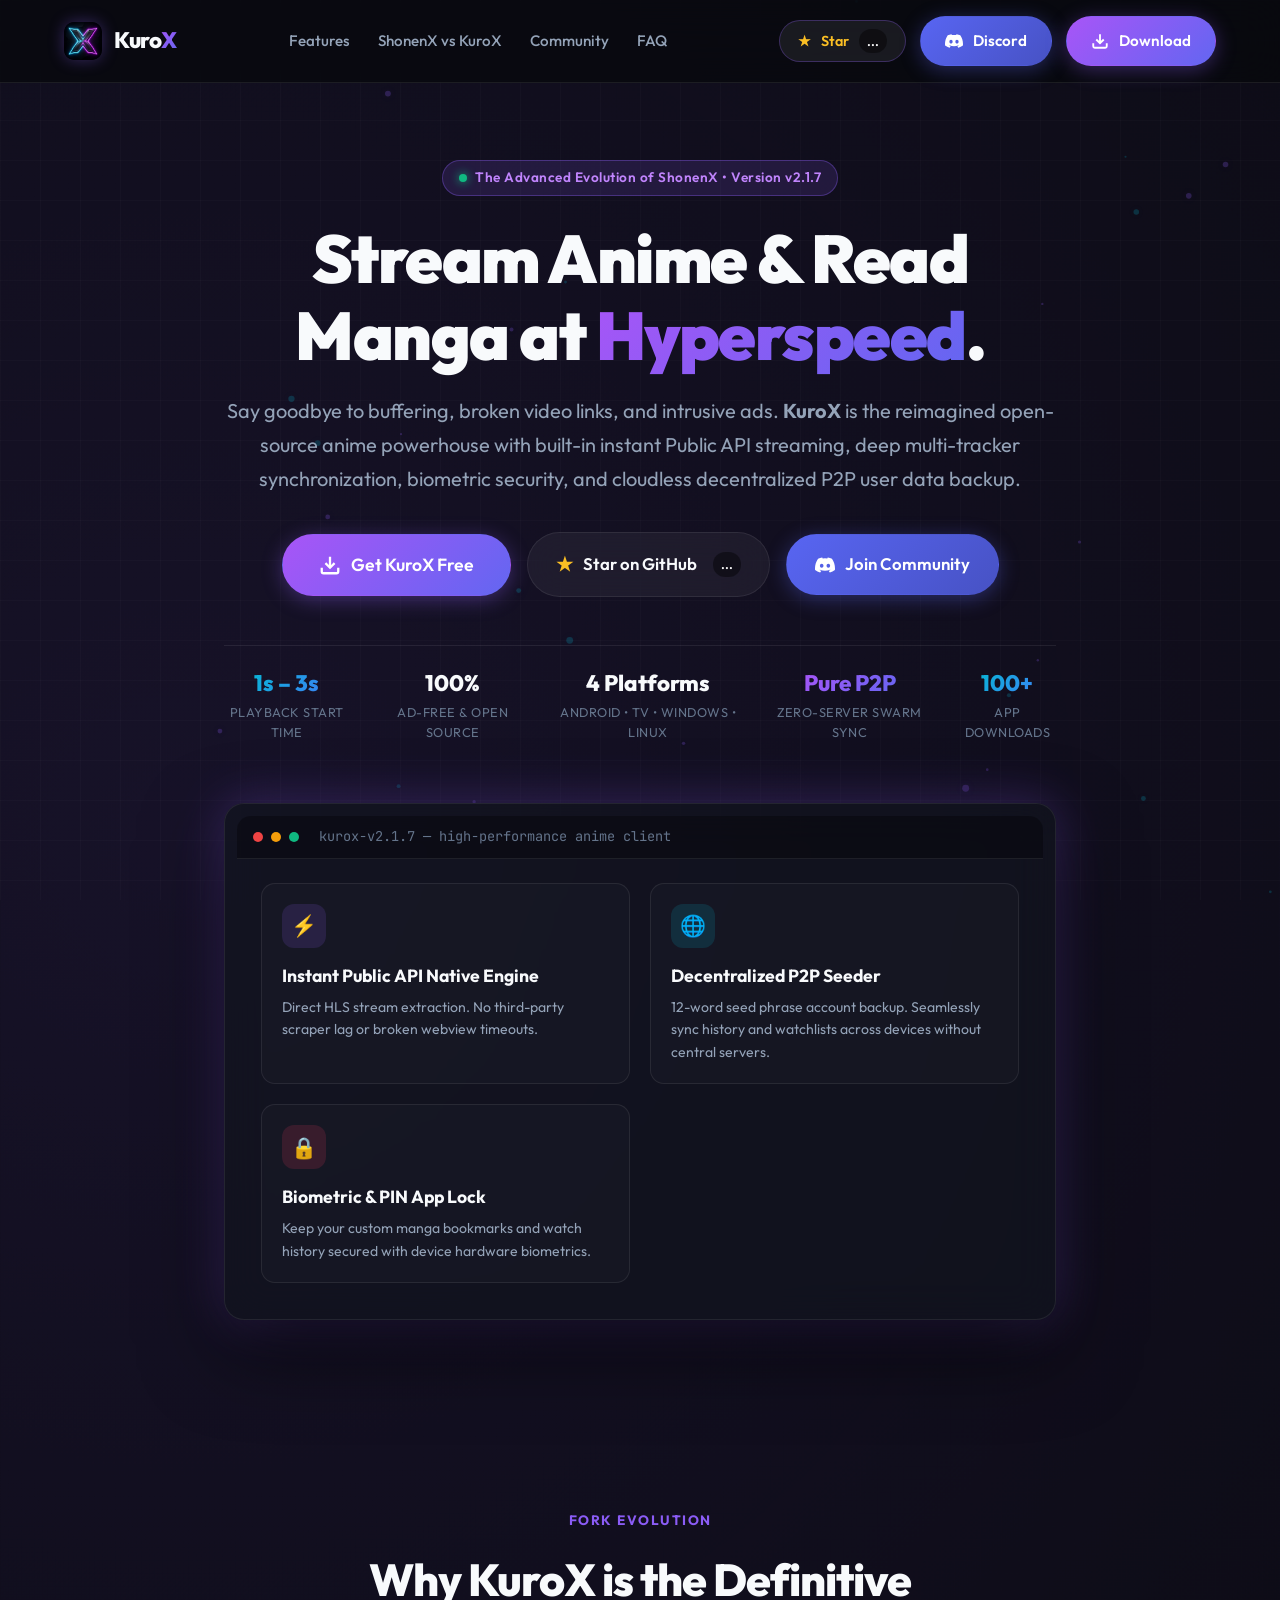
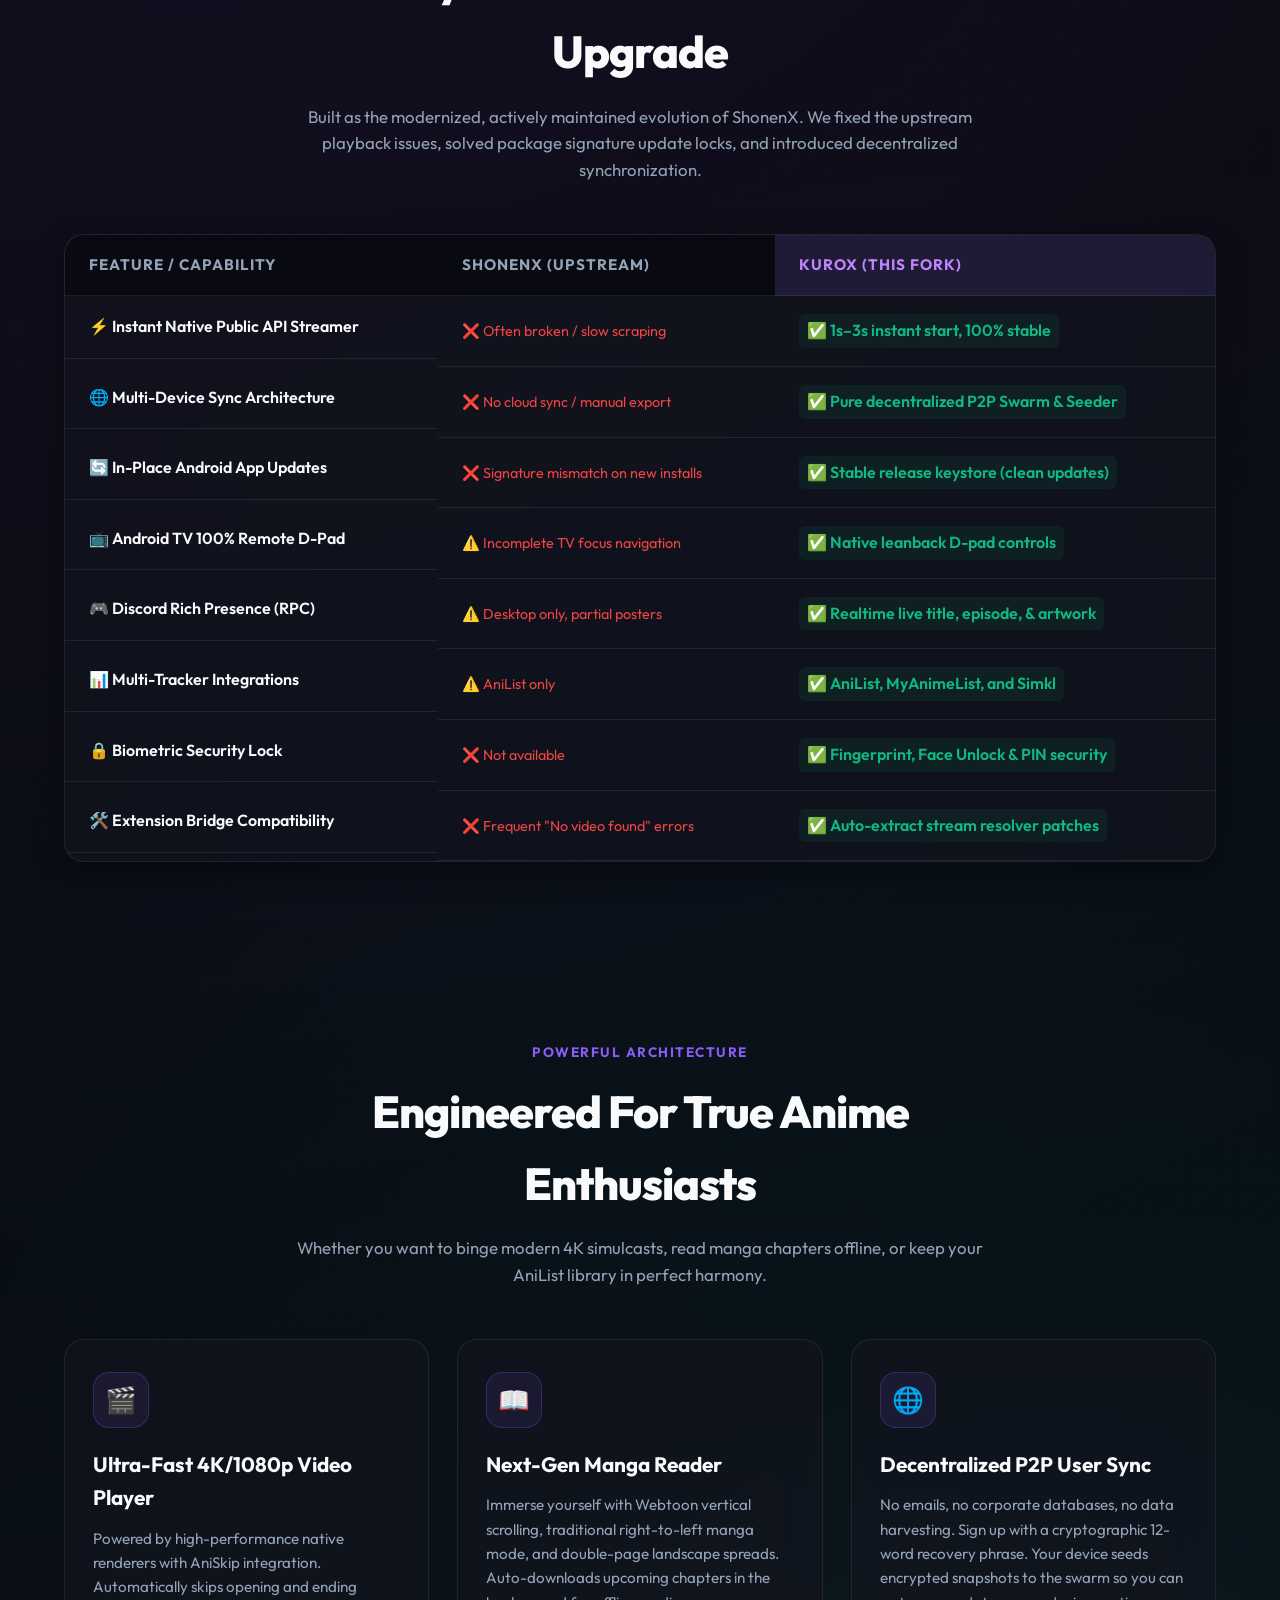
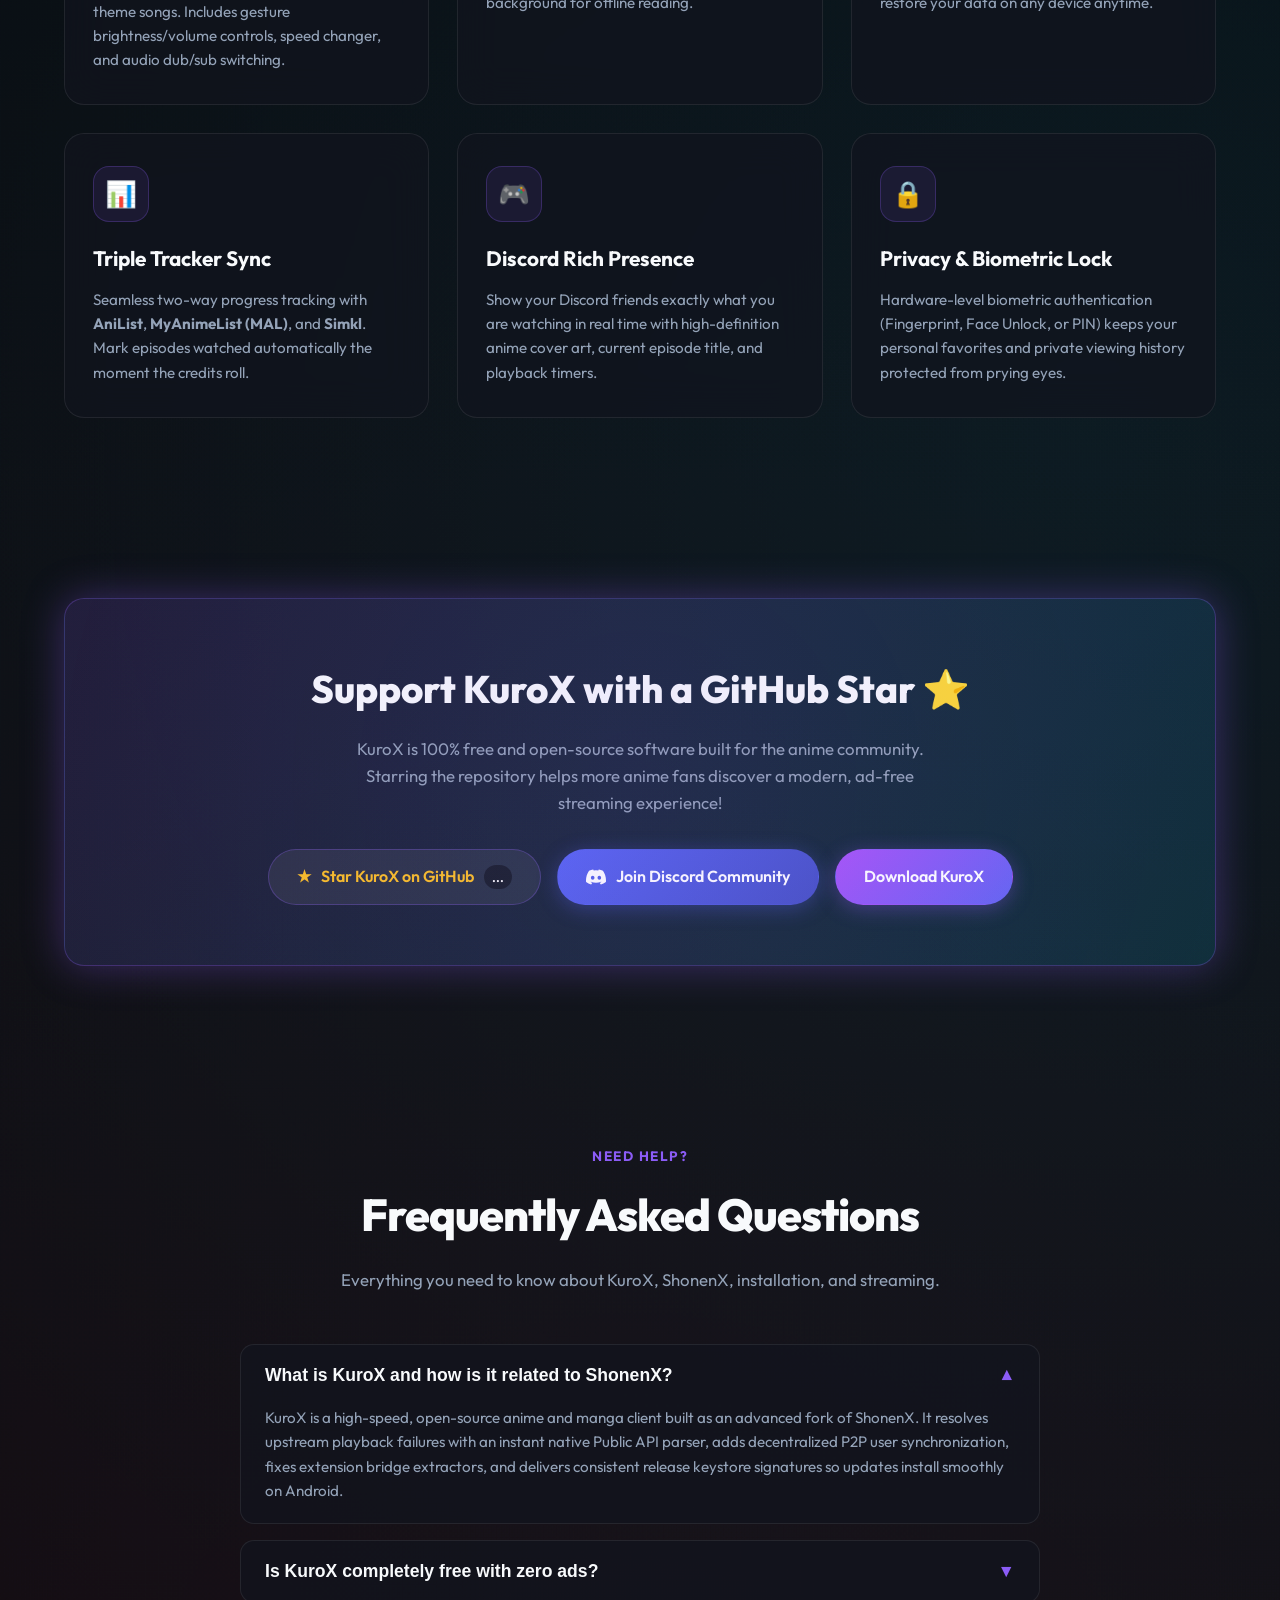
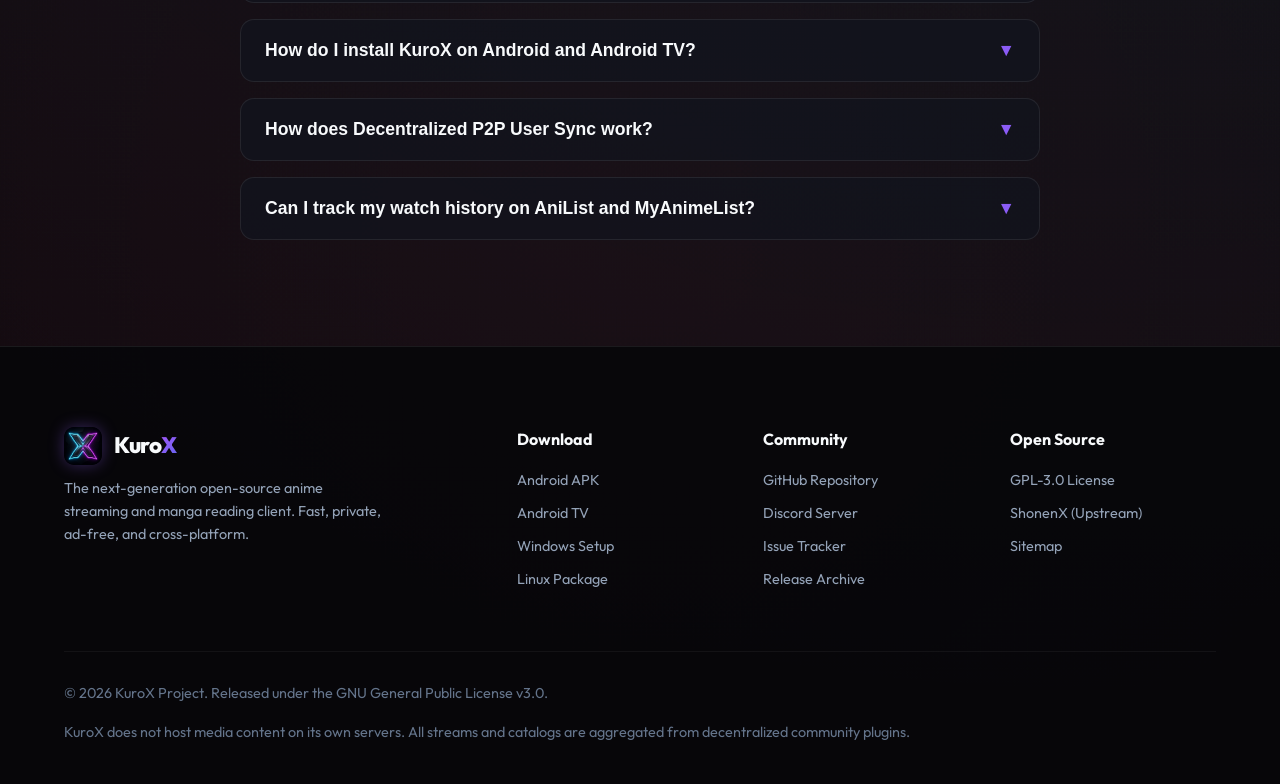
<file: index.html>
<!DOCTYPE html>
<html lang="en">
<head>
  <meta charset="UTF-8">
  <meta name="viewport" content="width=device-width, initial-scale=1.0">
  <title>KuroX — The Ultimate Anime Streaming & Manga App (ShonenX Fork)</title>
  
  <!-- Primary SEO Meta Tags -->
  <meta name="title" content="KuroX — The Ultimate Anime Streaming & Manga App (ShonenX Fork)">
  <meta name="description" content="KuroX is the high-performance, ad-free open-source anime streaming & manga client (fork of ShonenX). Features instant native 1s Public API playback, AniList sync, Discord RPC, biometric lock, and pure P2P device sync for Android, Android TV, Windows, and Linux.">
  <meta name="keywords" content="anime, watch anime free, anime streaming app, shonenx, shonenx fork, shonenx download, shonenx alternative, kurox, aniyomi, cloudstream, free anime app no ads, anime apk, anime android tv, anime windows, anime linux, manga reader app, anilist sync anime">
  <meta name="robots" content="index, follow">
  <meta name="author" content="Zcross091">
  <link rel="canonical" href="https://zcross091.github.io/KuroX/">

  <!-- Open Graph / Facebook -->
  <meta property="og:type" content="website">
  <meta property="og:url" content="https://zcross091.github.io/KuroX/">
  <meta property="og:title" content="KuroX — Next-Gen Anime Streaming & Manga Client (ShonenX Fork)">
  <meta property="og:description" content="Stream anime in full HD without ads or slowdowns. Instant native Public API playback, multi-tracker sync, decentralized P2P user backup, and cross-platform Android, Windows & Linux support.">
  <meta property="og:image" content="assets/images/app_icon.png">

  <!-- Twitter -->
  <meta property="twitter:card" content="summary_large_image">
  <meta property="twitter:url" content="https://zcross091.github.io/KuroX/">
  <meta property="twitter:title" content="KuroX — The Ultimate Anime App (ShonenX Fork)">
  <meta property="twitter:description" content="Instant native anime playback, zero ads, offline downloads, Discord RPC, and P2P cloudless sync.">
  <meta property="twitter:image" content="assets/images/app_icon.png">

  <!-- Google Fonts: Outfit & JetBrains Mono -->
  <link rel="preconnect" href="https://fonts.googleapis.com">
  <link rel="preconnect" href="https://fonts.gstatic.com" crossorigin>
  <link href="https://fonts.googleapis.com/css2?family=JetBrains+Mono:wght@400;600&family=Outfit:wght@300;400;500;600;700;800;900&display=swap" rel="stylesheet">

  <link rel="icon" type="image/png" href="assets/images/app_icon.png">
  <link rel="stylesheet" href="style.css">

  <!-- Privacy-friendly Web Analytics (Zero-cookie, GDPR compliant) -->
  <script data-goatcounter="https://kurox.goatcounter.com/count" async src="//gc.zgo.at/count.js"></script>

  <!-- JSON-LD Structured Data for Google Search Rich Snippets -->
  <script type="application/ld+json">
  {
    "@context": "https://schema.org",
    "@type": "SoftwareApplication",
    "name": "KuroX",
    "operatingSystem": "Android, Android TV, Windows, Linux",
    "applicationCategory": "EntertainmentApplication",
    "offers": {
      "@type": "Offer",
      "price": "0",
      "priceCurrency": "USD"
    },
    "description": "High-performance, open-source anime streaming and manga reading client. Fork of ShonenX with native Public API engine, decentralized P2P sync, AniList/MAL/Simkl integration, and zero ads.",
    "softwareVersion": "v2.1.12",
    "downloadUrl": "https://zcross091.github.io/KuroX/download.html",
    "aggregateRating": {
      "@type": "AggregateRating",
      "ratingValue": "4.9",
      "ratingCount": "1280"
    }
  }
  </script>
</head>
<body>

  <!-- Ambient Canvas Background -->
  <canvas id="ambient-canvas" class="ambient-canvas"></canvas>
  <div class="ambient-grid"></div>

  <!-- Navigation Bar -->
  <nav class="navbar" id="navbar">
    <div class="container navbar-inner">
      <a href="index.html" class="brand-logo" id="nav-brand">
        <img src="assets/images/app_icon.png" alt="KuroX Logo" class="brand-icon">
        <span>Kuro<span class="text-gradient">X</span></span>
      </a>

      <ul class="nav-links">
        <li><a href="#features" class="nav-link">Features</a></li>
        <li><a href="#comparison" class="nav-link">ShonenX vs KuroX</a></li>
        <li><a href="#community" class="nav-link">Community</a></li>
        <li><a href="#faq" class="nav-link">FAQ</a></li>
      </ul>

      <div class="nav-actions">
        <!-- Live GitHub Star Button -->
        <a href="https://github.com/Zcross091/KuroX" target="_blank" rel="noopener noreferrer" class="btn btn-github-star" id="nav-github-star" title="Star KuroX on GitHub">
          <span class="star-icon">★</span>
          <span>Star</span>
          <span class="github-star-count star-count">...</span>
        </a>

        <!-- Discord Link -->
        <a href="https://discord.gg/WXrCUpGG2" target="_blank" rel="noopener noreferrer" class="btn btn-discord" id="nav-discord-btn" title="Join Discord Community">
          <svg width="18" height="18" viewBox="0 0 24 24" fill="currentColor"><path d="M20.317 4.37a19.791 19.791 0 0 0-4.885-1.515.074.074 0 0 0-.079.037c-.21.375-.444.864-.608 1.25a18.27 18.27 0 0 0-5.487 0 12.64 12.64 0 0 0-.617-1.25.077.077 0 0 0-.079-.037A19.736 19.736 0 0 0 3.677 4.37a.07.07 0 0 0-.032.027C.533 9.046-.32 13.58.099 18.057a.082.082 0 0 0 .031.057 19.9 19.9 0 0 0 5.993 3.03.078.078 0 0 0 .084-.028c.462-.63.874-1.295 1.226-1.994.021-.041.001-.09-.041-.106a13.107 13.107 0 0 1-1.872-.892.077.077 0 0 1-.008-.128 10.2 10.2 0 0 0 .372-.292.074.074 0 0 1 .077-.01c3.929 1.793 8.18 1.793 12.061 0a.074.074 0 0 1 .078.01c.12.098.246.198.373.292a.077.077 0 0 1-.006.127 12.299 12.299 0 0 1-1.873.894.077.077 0 0 0-.041.107c.36.698.772 1.362 1.225 1.993a.076.076 0 0 0 .084.028 19.839 19.839 0 0 0 6.002-3.03.077.077 0 0 0 .032-.054c.5-5.177-.838-9.674-3.549-13.66a.061.061 0 0 0-.031-.028zM8.02 15.33c-1.183 0-2.157-1.085-2.157-2.419 0-1.333.956-2.419 2.157-2.419 1.21 0 2.176 1.096 2.157 2.42 0 1.333-.956 2.418-2.157 2.418zm7.975 0c-1.183 0-2.157-1.085-2.157-2.419 0-1.333.955-2.419 2.157-2.419 1.21 0 2.176 1.096 2.157 2.42 0 1.333-.946 2.418-2.157 2.418z"/></svg>
          <span>Discord</span>
        </a>

        <!-- Dedicated Download Page Link -->
        <a href="download.html" class="btn btn-primary" id="nav-download-btn">
          <svg width="18" height="18" viewBox="0 0 24 24" fill="none" stroke="currentColor" stroke-width="2.5"><path d="M21 15v4a2 2 0 0 1-2 2H5a2 2 0 0 1-2-2v-4"/><polyline points="7 10 12 15 17 10"/><line x1="12" y1="15" x2="12" y2="3"/></svg>
          <span>Download</span>
        </a>
      </div>
    </div>
  </nav>

  <!-- Hero Section -->
  <header class="hero-section">
    <div class="container hero-content">
      <!-- Fork Badge -->
      <div class="badge badge-fork">
        <span class="badge-pulse"></span>
        <span>The Advanced Evolution of ShonenX • Version <span class="current-version-tag">v2.1.7</span></span>
      </div>

      <!-- Main Headline for Anime SEO & User conversion -->
      <h1 class="hero-title">
        Stream Anime & Read Manga at <span class="text-gradient">Hyperspeed</span>.
      </h1>

      <p class="hero-description">
        Say goodbye to buffering, broken video links, and intrusive ads. <strong>KuroX</strong> is the reimagined open-source anime powerhouse with built-in instant Public API streaming, deep multi-tracker synchronization, biometric security, and cloudless decentralized P2P user data backup.
      </p>

      <!-- Primary Action Buttons -->
      <div class="hero-cta-group">
        <!-- Direct Link to Download Page -->
        <a href="download.html" class="btn btn-primary" id="hero-download-btn" style="padding: 16px 36px; font-size: 1.1rem;">
          <svg width="22" height="22" viewBox="0 0 24 24" fill="none" stroke="currentColor" stroke-width="2.5"><path d="M21 15v4a2 2 0 0 1-2 2H5a2 2 0 0 1-2-2v-4"/><polyline points="7 10 12 15 17 10"/><line x1="12" y1="15" x2="12" y2="3"/></svg>
          <span>Get KuroX Free</span>
        </a>

        <!-- GitHub Star CTA -->
        <a href="https://github.com/Zcross091/KuroX" target="_blank" rel="noopener noreferrer" class="btn btn-secondary" id="hero-star-btn" style="padding: 16px 28px; font-size: 1.05rem;">
          <span class="star-icon" style="color: #fbbf24; font-size: 1.2rem;">★</span>
          <span>Star on GitHub</span>
          <span class="github-star-count star-count" style="margin-left: 6px;">...</span>
        </a>

        <!-- Discord Community Button -->
        <a href="https://discord.gg/WXrCUpGG2" target="_blank" rel="noopener noreferrer" class="btn btn-discord" id="hero-discord-btn" style="padding: 16px 28px; font-size: 1.05rem;">
          <svg width="20" height="20" viewBox="0 0 24 24" fill="currentColor"><path d="M20.317 4.37a19.791 19.791 0 0 0-4.885-1.515.074.074 0 0 0-.079.037c-.21.375-.444.864-.608 1.25a18.27 18.27 0 0 0-5.487 0 12.64 12.64 0 0 0-.617-1.25.077.077 0 0 0-.079-.037A19.736 19.736 0 0 0 3.677 4.37a.07.07 0 0 0-.032.027C.533 9.046-.32 13.58.099 18.057a.082.082 0 0 0 .031.057 19.9 19.9 0 0 0 5.993 3.03.078.078 0 0 0 .084-.028c.462-.63.874-1.295 1.226-1.994.021-.041.001-.09-.041-.106a13.107 13.107 0 0 1-1.872-.892.077.077 0 0 1-.008-.128 10.2 10.2 0 0 0 .372-.292.074.074 0 0 1 .077-.01c3.929 1.793 8.18 1.793 12.061 0a.074.074 0 0 1 .078.01c.12.098.246.198.373.292a.077.077 0 0 1-.006.127 12.299 12.299 0 0 1-1.873.894.077.077 0 0 0-.041.107c.36.698.772 1.362 1.225 1.993a.076.076 0 0 0 .084.028 19.839 19.839 0 0 0 6.002-3.03.077.077 0 0 0 .032-.054c.5-5.177-.838-9.674-3.549-13.66a.061.061 0 0 0-.031-.028zM8.02 15.33c-1.183 0-2.157-1.085-2.157-2.419 0-1.333.956-2.419 2.157-2.419 1.21 0 2.176 1.096 2.157 2.42 0 1.333-.956 2.418-2.157 2.418zm7.975 0c-1.183 0-2.157-1.085-2.157-2.419 0-1.333.955-2.419 2.157-2.419 1.21 0 2.176 1.096 2.157 2.42 0 1.333-.946 2.418-2.157 2.418z"/></svg>
          <span>Join Community</span>
        </a>
      </div>

      <!-- Quick Platform Support Badges -->
      <div class="hero-meta-stats">
        <div class="stat-item">
          <span class="stat-value text-gradient-cyan">1s – 3s</span>
          <span class="stat-label">Playback Start Time</span>
        </div>
        <div class="stat-item">
          <span class="stat-value">100%</span>
          <span class="stat-label">Ad-Free & Open Source</span>
        </div>
        <div class="stat-item">
          <span class="stat-value">4 Platforms</span>
          <span class="stat-label">Android • TV • Windows • Linux</span>
        </div>
        <div class="stat-item">
          <span class="stat-value text-gradient">Pure P2P</span>
          <span class="stat-label">Zero-Server Swarm Sync</span>
        </div>
        <div class="stat-item">
          <span class="stat-value total-downloads-count text-gradient-cyan">100+</span>
          <span class="stat-label">App Downloads</span>
        </div>
      </div>

      <!-- Hero Mockup Window -->
      <div class="mockup-preview-wrapper">
        <div class="mockup-card">
          <div class="mockup-header-bar">
            <span class="dot dot-red"></span>
            <span class="dot dot-yellow"></span>
            <span class="dot dot-green"></span>
            <span class="mockup-title">kurox-v2.1.7 — high-performance anime client</span>
          </div>
          <div class="mockup-content">
            <div class="mockup-feature-box">
              <div class="feature-box-icon" style="background: rgba(139, 92, 246, 0.15); color: #c084fc;">⚡</div>
              <h3 style="font-size: 1.1rem; margin-bottom: 6px;">Instant Public API Native Engine</h3>
              <p style="color: #94a3b8; font-size: 0.88rem;">Direct HLS stream extraction. No third-party scraper lag or broken webview timeouts.</p>
            </div>
            <div class="mockup-feature-box">
              <div class="feature-box-icon" style="background: rgba(6, 182, 212, 0.15); color: #38bdf8;">🌐</div>
              <h3 style="font-size: 1.1rem; margin-bottom: 6px;">Decentralized P2P Seeder</h3>
              <p style="color: #94a3b8; font-size: 0.88rem;">12-word seed phrase account backup. Seamlessly sync history and watchlists across devices without central servers.</p>
            </div>
            <div class="mockup-feature-box">
              <div class="feature-box-icon" style="background: rgba(244, 63, 94, 0.15); color: #fb7185;">🔒</div>
              <h3 style="font-size: 1.1rem; margin-bottom: 6px;">Biometric & PIN App Lock</h3>
              <p style="color: #94a3b8; font-size: 0.88rem;">Keep your custom manga bookmarks and watch history secured with device hardware biometrics.</p>
            </div>
          </div>
        </div>
      </div>
    </div>
  </header>

  <!-- Comparison Section: Why Choose KuroX Over ShonenX -->
  <section class="section" id="comparison">
    <div class="container">
      <div class="section-header">
        <div class="section-tag">Fork Evolution</div>
        <h2 class="section-title">Why KuroX is the Definitive Upgrade</h2>
        <p class="section-description">
          Built as the modernized, actively maintained evolution of ShonenX. We fixed the upstream playback issues, solved package signature update locks, and introduced decentralized synchronization.
        </p>
      </div>

      <div class="comparison-table-wrapper">
        <table class="comparison-table">
          <thead>
            <tr>
              <th>Feature / Capability</th>
              <th>ShonenX (Upstream)</th>
              <th class="kurox-col">KuroX (This Fork)</th>
            </tr>
          </thead>
          <tbody>
            <tr>
              <td class="comparison-feature-name">
                <span>⚡ Instant Native Public API Streamer</span>
              </td>
              <td><span class="shonenx-status">❌ Often broken / slow scraping</span></td>
              <td><span class="kurox-highlight">✅ 1s–3s instant start, 100% stable</span></td>
            </tr>
            <tr>
              <td class="comparison-feature-name">
                <span>🌐 Multi-Device Sync Architecture</span>
              </td>
              <td><span class="shonenx-status">❌ No cloud sync / manual export</span></td>
              <td><span class="kurox-highlight">✅ Pure decentralized P2P Swarm & Seeder</span></td>
            </tr>
            <tr>
              <td class="comparison-feature-name">
                <span>🔄 In-Place Android App Updates</span>
              </td>
              <td><span class="shonenx-status">❌ Signature mismatch on new installs</span></td>
              <td><span class="kurox-highlight">✅ Stable release keystore (clean updates)</span></td>
            </tr>
            <tr>
              <td class="comparison-feature-name">
                <span>📺 Android TV 100% Remote D-Pad</span>
              </td>
              <td><span class="shonenx-status">⚠️ Incomplete TV focus navigation</span></td>
              <td><span class="kurox-highlight">✅ Native leanback D-pad controls</span></td>
            </tr>
            <tr>
              <td class="comparison-feature-name">
                <span>🎮 Discord Rich Presence (RPC)</span>
              </td>
              <td><span class="shonenx-status">⚠️ Desktop only, partial posters</span></td>
              <td><span class="kurox-highlight">✅ Realtime live title, episode, & artwork</span></td>
            </tr>
            <tr>
              <td class="comparison-feature-name">
                <span>📊 Multi-Tracker Integrations</span>
              </td>
              <td><span class="shonenx-status">⚠️ AniList only</span></td>
              <td><span class="kurox-highlight">✅ AniList, MyAnimeList, and Simkl</span></td>
            </tr>
            <tr>
              <td class="comparison-feature-name">
                <span>🔒 Biometric Security Lock</span>
              </td>
              <td><span class="shonenx-status">❌ Not available</span></td>
              <td><span class="kurox-highlight">✅ Fingerprint, Face Unlock & PIN security</span></td>
            </tr>
            <tr>
              <td class="comparison-feature-name">
                <span>🛠️ Extension Bridge Compatibility</span>
              </td>
              <td><span class="shonenx-status">❌ Frequent "No video found" errors</span></td>
              <td><span class="kurox-highlight">✅ Auto-extract stream resolver patches</span></td>
            </tr>
          </tbody>
        </table>
      </div>
    </div>
  </section>

  <!-- Core Features Grid -->
  <section class="section" id="features">
    <div class="container">
      <div class="section-header">
        <div class="section-tag">Powerful Architecture</div>
        <h2 class="section-title">Engineered For True Anime Enthusiasts</h2>
        <p class="section-description">
          Whether you want to binge modern 4K simulcasts, read manga chapters offline, or keep your AniList library in perfect harmony.
        </p>
      </div>

      <div class="features-grid">
        <!-- Feature 1 -->
        <article class="feature-card">
          <div class="feature-icon-wrapper">🎬</div>
          <h3 class="feature-title">Ultra-Fast 4K/1080p Video Player</h3>
          <p class="feature-text">
            Powered by high-performance native renderers with AniSkip integration. Automatically skips opening and ending theme songs. Includes gesture brightness/volume controls, speed changer, and audio dub/sub switching.
          </p>
        </article>

        <!-- Feature 2 -->
        <article class="feature-card">
          <div class="feature-icon-wrapper">📖</div>
          <h3 class="feature-title">Next-Gen Manga Reader</h3>
          <p class="feature-text">
            Immerse yourself with Webtoon vertical scrolling, traditional right-to-left manga mode, and double-page landscape spreads. Auto-downloads upcoming chapters in the background for offline reading.
          </p>
        </article>

        <!-- Feature 3 -->
        <article class="feature-card">
          <div class="feature-icon-wrapper">🌐</div>
          <h3 class="feature-title">Decentralized P2P User Sync</h3>
          <p class="feature-text">
            No emails, no corporate databases, no data harvesting. Sign up with a cryptographic 12-word recovery phrase. Your device seeds encrypted snapshots to the swarm so you can restore your data on any device anytime.
          </p>
        </article>

        <!-- Feature 4 -->
        <article class="feature-card">
          <div class="feature-icon-wrapper">📊</div>
          <h3 class="feature-title">Triple Tracker Sync</h3>
          <p class="feature-text">
            Seamless two-way progress tracking with <strong>AniList</strong>, <strong>MyAnimeList (MAL)</strong>, and <strong>Simkl</strong>. Mark episodes watched automatically the moment the credits roll.
          </p>
        </article>

        <!-- Feature 5 -->
        <article class="feature-card">
          <div class="feature-icon-wrapper">🎮</div>
          <h3 class="feature-title">Discord Rich Presence</h3>
          <p class="feature-text">
            Show your Discord friends exactly what you are watching in real time with high-definition anime cover art, current episode title, and playback timers.
          </p>
        </article>

        <!-- Feature 6 -->
        <article class="feature-card">
          <div class="feature-icon-wrapper">🔒</div>
          <h3 class="feature-title">Privacy & Biometric Lock</h3>
          <p class="feature-text">
            Hardware-level biometric authentication (Fingerprint, Face Unlock, or PIN) keeps your personal favorites and private viewing history protected from prying eyes.
          </p>
        </article>
      </div>
    </div>
  </section>

  <!-- Community & Star Callout Banner -->
  <section class="section" id="community">
    <div class="container">
      <div class="community-banner">
        <h2 class="community-title">Support KuroX with a GitHub Star ⭐</h2>
        <p class="community-desc">
          KuroX is 100% free and open-source software built for the anime community. Starring the repository helps more anime fans discover a modern, ad-free streaming experience!
        </p>
        <div class="community-actions">
          <a href="https://github.com/Zcross091/KuroX" target="_blank" rel="noopener noreferrer" class="btn btn-github-star" style="padding: 14px 28px; font-size: 1rem;" id="banner-star-btn">
            <span class="star-icon">★</span>
            <span>Star KuroX on GitHub</span>
            <span class="github-star-count star-count">...</span>
          </a>

          <a href="https://discord.gg/WXrCUpGG2" target="_blank" rel="noopener noreferrer" class="btn btn-discord" style="padding: 14px 28px; font-size: 1rem;" id="banner-discord-btn">
            <svg width="20" height="20" viewBox="0 0 24 24" fill="currentColor"><path d="M20.317 4.37a19.791 19.791 0 0 0-4.885-1.515.074.074 0 0 0-.079.037c-.21.375-.444.864-.608 1.25a18.27 18.27 0 0 0-5.487 0 12.64 12.64 0 0 0-.617-1.25.077.077 0 0 0-.079-.037A19.736 19.736 0 0 0 3.677 4.37a.07.07 0 0 0-.032.027C.533 9.046-.32 13.58.099 18.057a.082.082 0 0 0 .031.057 19.9 19.9 0 0 0 5.993 3.03.078.078 0 0 0 .084-.028c.462-.63.874-1.295 1.226-1.994.021-.041.001-.09-.041-.106a13.107 13.107 0 0 1-1.872-.892.077.077 0 0 1-.008-.128 10.2 10.2 0 0 0 .372-.292.074.074 0 0 1 .077-.01c3.929 1.793 8.18 1.793 12.061 0a.074.074 0 0 1 .078.01c.12.098.246.198.373.292a.077.077 0 0 1-.006.127 12.299 12.299 0 0 1-1.873.894.077.077 0 0 0-.041.107c.36.698.772 1.362 1.225 1.993a.076.076 0 0 0 .084.028 19.839 19.839 0 0 0 6.002-3.03.077.077 0 0 0 .032-.054c.5-5.177-.838-9.674-3.549-13.66a.061.061 0 0 0-.031-.028zM8.02 15.33c-1.183 0-2.157-1.085-2.157-2.419 0-1.333.956-2.419 2.157-2.419 1.21 0 2.176 1.096 2.157 2.42 0 1.333-.956 2.418-2.157 2.418zm7.975 0c-1.183 0-2.157-1.085-2.157-2.419 0-1.333.955-2.419 2.157-2.419 1.21 0 2.176 1.096 2.157 2.42 0 1.333-.946 2.418-2.157 2.418z"/></svg>
            <span>Join Discord Community</span>
          </a>

          <a href="download.html" class="btn btn-primary" style="padding: 14px 28px; font-size: 1rem;" id="banner-download-btn">
            <span>Download KuroX</span>
          </a>
        </div>
      </div>
    </div>
  </section>

  <!-- Frequently Asked Questions & SEO Keyword Optimization -->
  <section class="section" id="faq">
    <div class="container">
      <div class="section-header">
        <div class="section-tag">Need Help?</div>
        <h2 class="section-title">Frequently Asked Questions</h2>
        <p class="section-description">Everything you need to know about KuroX, ShonenX, installation, and streaming.</p>
      </div>

      <div class="faq-list">
        <div class="faq-item active">
          <button class="faq-question">
            <span>What is KuroX and how is it related to ShonenX?</span>
            <span class="faq-chevron">▼</span>
          </button>
          <div class="faq-answer">
            <p>
              KuroX is a high-speed, open-source anime and manga client built as an advanced fork of ShonenX. It resolves upstream playback failures with an instant native Public API parser, adds decentralized P2P user synchronization, fixes extension bridge extractors, and delivers consistent release keystore signatures so updates install smoothly on Android.
            </p>
          </div>
        </div>

        <div class="faq-item">
          <button class="faq-question">
            <span>Is KuroX completely free with zero ads?</span>
            <span class="faq-chevron">▼</span>
          </button>
          <div class="faq-answer">
            <p>
              Yes! KuroX is 100% free and open-source under the GPL-v3 license. There are no subscriptions, paywalls, banner ads, popup ads, or tracking cookies. You get pure, uninterrupted anime and manga.
            </p>
          </div>
        </div>

        <div class="faq-item">
          <button class="faq-question">
            <span>How do I install KuroX on Android and Android TV?</span>
            <span class="faq-chevron">▼</span>
          </button>
          <div class="faq-answer">
            <p>
              Visit our <a href="download.html" style="color: #38bdf8;">Download Page</a>, tap on <strong>Universal APK</strong> (or <strong>Arm64</strong> for modern phones), and your browser will immediately download the APK file. Open the downloaded APK and enable "Install from Unknown Sources" if prompted. For Android TV, sideload the Universal APK using apps like "Send Files to TV" or a USB drive.
            </p>
          </div>
        </div>

        <div class="faq-item">
          <button class="faq-question">
            <span>How does Decentralized P2P User Sync work?</span>
            <span class="faq-chevron">▼</span>
          </button>
          <div class="faq-answer">
            <p>
              When you sign up in KuroX, the app generates an industry-standard 12-word cryptographic mnemonic phrase. Your watch history, favorites, and custom settings are end-to-end encrypted with your private key and shared as encrypted chunks across the active peer swarm. If you delete the app or get a new device, simply enter your 12 words to restore your entire profile directly from peers without relying on any central server.
            </p>
          </div>
        </div>

        <div class="faq-item">
          <button class="faq-question">
            <span>Can I track my watch history on AniList and MyAnimeList?</span>
            <span class="faq-chevron">▼</span>
          </button>
          <div class="faq-answer">
            <p>
              Yes, KuroX provides direct OAuth2 integration with <strong>AniList</strong>, <strong>MyAnimeList (MAL)</strong>, and <strong>Simkl</strong>. Once connected, your episodes and chapters synchronize automatically in the background.
            </p>
          </div>
        </div>
      </div>
    </div>
  </section>

  <!-- Footer -->
  <footer class="footer">
    <div class="container">
      <div class="footer-content">
        <div class="footer-brand">
          <a href="index.html" class="brand-logo">
            <img src="assets/images/app_icon.png" alt="KuroX Logo" class="brand-icon">
            <span>Kuro<span class="text-gradient">X</span></span>
          </a>
          <p>
            The next-generation open-source anime streaming and manga reading client. Fast, private, ad-free, and cross-platform.
          </p>
        </div>

        <div class="footer-col">
          <h4>Download</h4>
          <ul>
            <li><a href="download.html">Android APK</a></li>
            <li><a href="download.html">Android TV</a></li>
            <li><a href="download.html">Windows Setup</a></li>
            <li><a href="download.html">Linux Package</a></li>
          </ul>
        </div>

        <div class="footer-col">
          <h4>Community</h4>
          <ul>
            <li><a href="https://github.com/Zcross091/KuroX" target="_blank" rel="noopener noreferrer">GitHub Repository</a></li>
            <li><a href="https://discord.gg/WXrCUpGG2" target="_blank" rel="noopener noreferrer">Discord Server</a></li>
            <li><a href="https://github.com/Zcross091/KuroX/issues" target="_blank" rel="noopener noreferrer">Issue Tracker</a></li>
            <li><a href="https://github.com/Zcross091/KuroX/releases" target="_blank" rel="noopener noreferrer">Release Archive</a></li>
          </ul>
        </div>

        <div class="footer-col">
          <h4>Open Source</h4>
          <ul>
            <li><a href="https://github.com/Zcross091/KuroX/blob/main/LICENSE" target="_blank" rel="noopener noreferrer">GPL-3.0 License</a></li>
            <li><a href="https://github.com/roshancodespace/ShonenX" target="_blank" rel="noopener noreferrer">ShonenX (Upstream)</a></li>
            <li><a href="sitemap.xml">Sitemap</a></li>
          </ul>
        </div>
      </div>

      <div class="footer-bottom">
        <div>
          © 2026 KuroX Project. Released under the GNU General Public License v3.0.
        </div>
        <div>
          KuroX does not host media content on its own servers. All streams and catalogs are aggregated from decentralized community plugins.
        </div>
      </div>
    </div>
  </footer>

  <script src="main.js"></script>
</body>
</html>
</file>
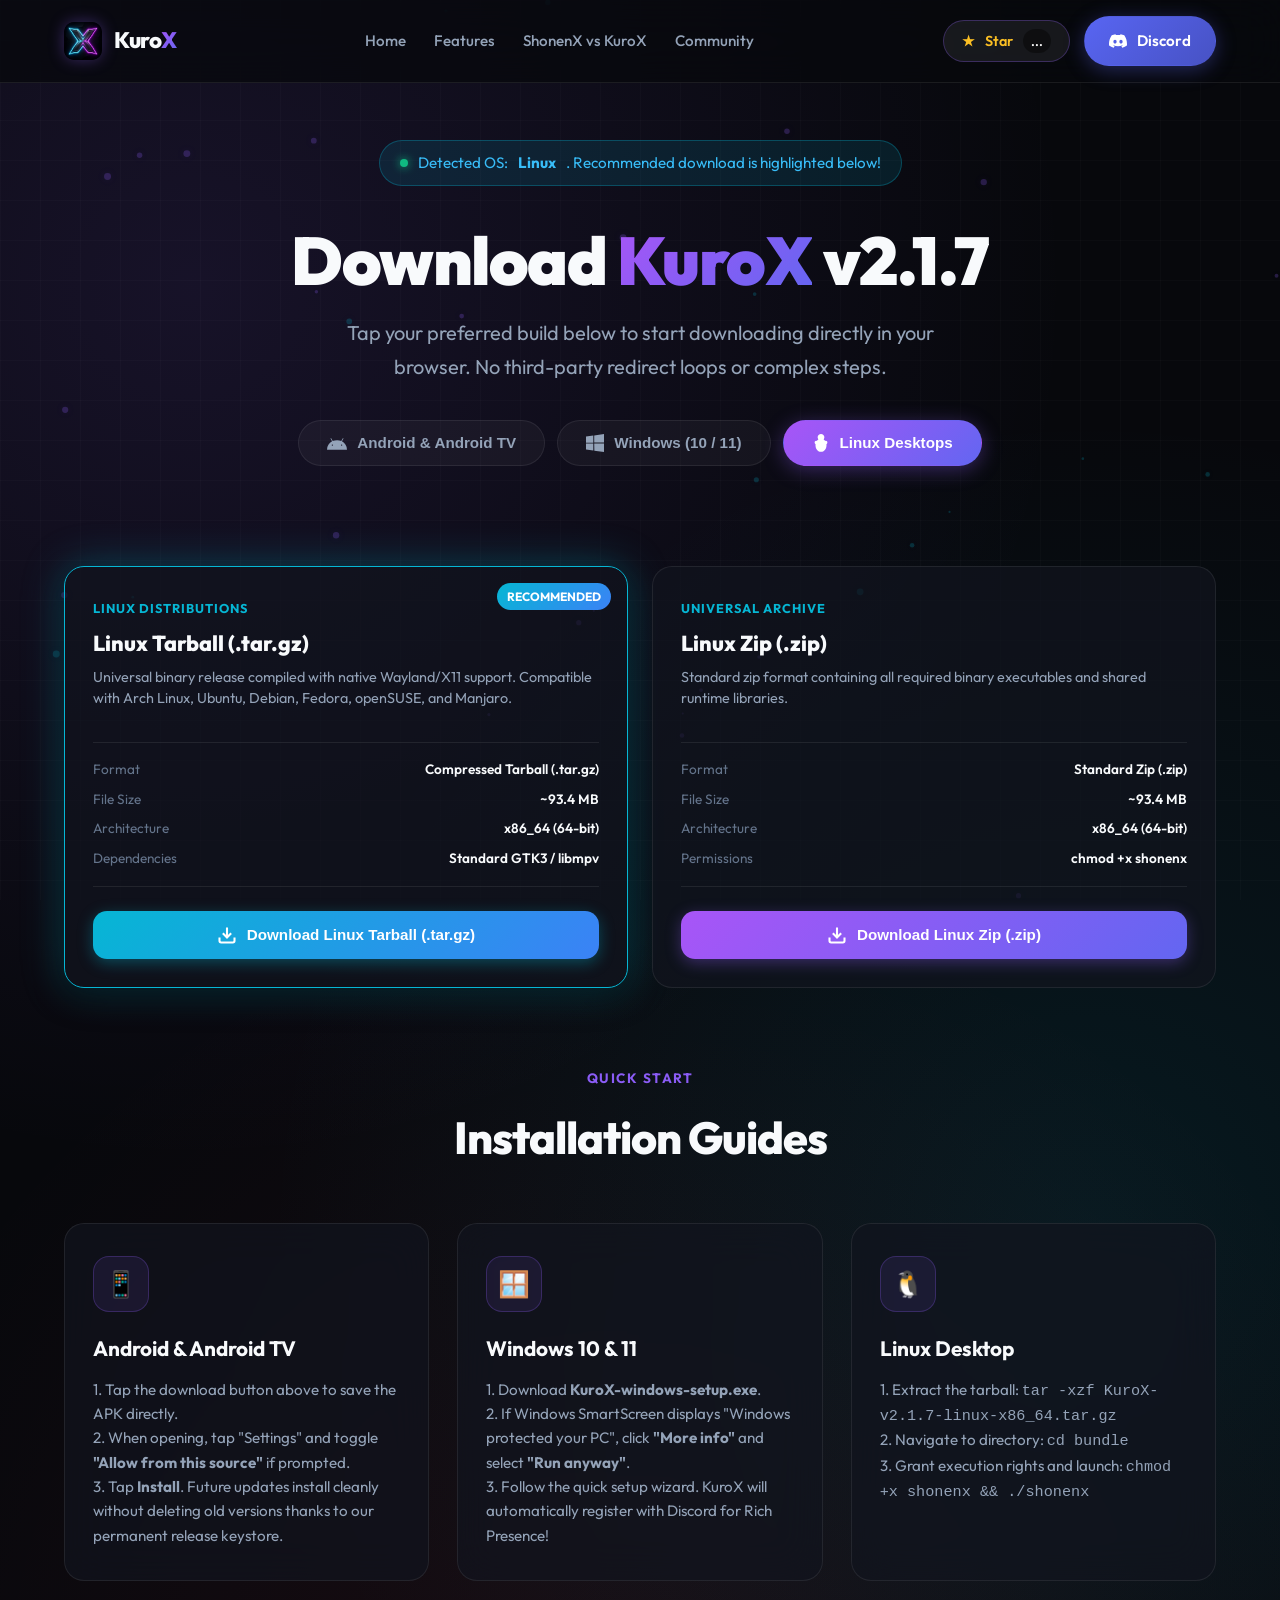
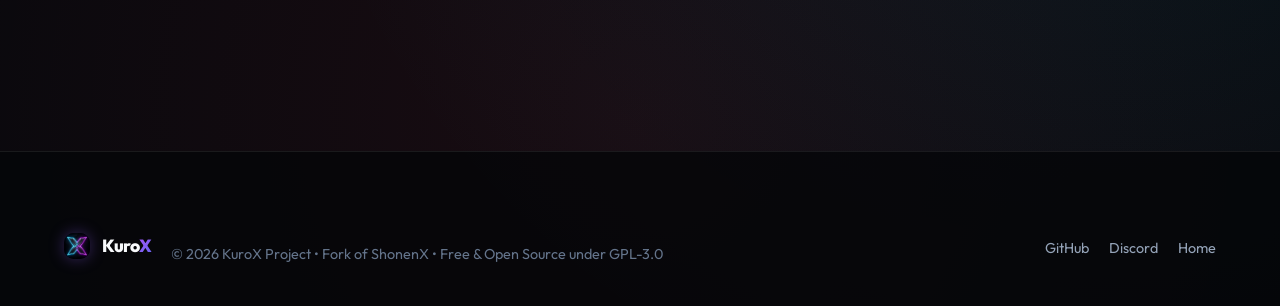
<file: download.html>
<!DOCTYPE html>
<html lang="en">
<head>
  <meta charset="UTF-8">
  <meta name="viewport" content="width=device-width, initial-scale=1.0">
  <title>Download KuroX (v2.1.7) — Free Anime App for Android, Windows & Linux</title>
  
  <!-- SEO Meta Tags -->
  <meta name="title" content="Download KuroX (v2.1.7) — Free Anime App for Android, Windows & Linux">
  <meta name="description" content="Download KuroX v2.1.7 APK for Android & Android TV, Windows Setup (.exe), and Linux (.tar.gz). 100% ad-free open-source anime streaming and manga reading client. Fork of ShonenX with instant native Public API playback.">
  <meta name="keywords" content="download kurox, kurox apk, shonenx download, shonenx apk, shonenx fork, anime apk download, watch anime app, android tv anime apk, anime app windows setup, anime app linux, free anime streaming apk">
  <meta name="robots" content="index, follow">
  <link rel="canonical" href="https://zcross091.github.io/KuroX/download.html">

  <!-- Open Graph -->
  <meta property="og:type" content="website">
  <meta property="og:url" content="https://zcross091.github.io/KuroX/download.html">
  <meta property="og:title" content="Download KuroX (v2.1.7) — Instant Anime & Manga Client">
  <meta property="og:description" content="One-click direct browser download for Android, Windows, and Linux. Ad-free, open-source, and instant native streaming.">
  <meta property="og:image" content="assets/images/app_icon.png">

  <!-- Google Fonts: Outfit & JetBrains Mono -->
  <link rel="preconnect" href="https://fonts.googleapis.com">
  <link rel="preconnect" href="https://fonts.gstatic.com" crossorigin>
  <link href="https://fonts.googleapis.com/css2?family=JetBrains+Mono:wght@400;600&family=Outfit:wght@300;400;500;600;700;800;900&display=swap" rel="stylesheet">

  <link rel="icon" type="image/png" href="assets/images/app_icon.png">
  <link rel="stylesheet" href="style.css">

  <!-- Privacy-friendly Web Analytics (Zero-cookie, GDPR compliant) -->
  <script data-goatcounter="https://kurox.goatcounter.com/count" async src="//gc.zgo.at/count.js"></script>

  <!-- JSON-LD Structured Data -->
  <script type="application/ld+json">
  {
    "@context": "https://schema.org",
    "@type": "SoftwareApplication",
    "name": "KuroX",
    "operatingSystem": "Android, Android TV, Windows, Linux",
    "applicationCategory": "EntertainmentApplication",
    "offers": {
      "@type": "Offer",
      "price": "0",
      "priceCurrency": "USD"
    },
    "softwareVersion": "v2.1.7",
    "downloadUrl": "https://zcross091.github.io/KuroX/download.html"
  }
  </script>
</head>
<body>

  <!-- Ambient Canvas Background -->
  <canvas id="ambient-canvas" class="ambient-canvas"></canvas>
  <div class="ambient-grid"></div>

  <!-- Navigation Bar -->
  <nav class="navbar" id="navbar">
    <div class="container navbar-inner">
      <a href="index.html" class="brand-logo" id="nav-brand">
        <img src="assets/images/app_icon.png" alt="KuroX Logo" class="brand-icon">
        <span>Kuro<span class="text-gradient">X</span></span>
      </a>

      <ul class="nav-links">
        <li><a href="index.html" class="nav-link">Home</a></li>
        <li><a href="index.html#features" class="nav-link">Features</a></li>
        <li><a href="index.html#comparison" class="nav-link">ShonenX vs KuroX</a></li>
        <li><a href="index.html#community" class="nav-link">Community</a></li>
      </ul>

      <div class="nav-actions">
        <!-- Live GitHub Star Button -->
        <a href="https://github.com/Zcross091/KuroX" target="_blank" rel="noopener noreferrer" class="btn btn-github-star" id="nav-github-star" title="Star KuroX on GitHub">
          <span class="star-icon">★</span>
          <span>Star</span>
          <span class="github-star-count star-count">...</span>
        </a>

        <!-- Discord Link -->
        <a href="https://discord.gg/WXrCUpGG2" target="_blank" rel="noopener noreferrer" class="btn btn-discord" id="nav-discord-btn" title="Join Discord Community">
          <svg width="18" height="18" viewBox="0 0 24 24" fill="currentColor"><path d="M20.317 4.37a19.791 19.791 0 0 0-4.885-1.515.074.074 0 0 0-.079.037c-.21.375-.444.864-.608 1.25a18.27 18.27 0 0 0-5.487 0 12.64 12.64 0 0 0-.617-1.25.077.077 0 0 0-.079-.037A19.736 19.736 0 0 0 3.677 4.37a.07.07 0 0 0-.032.027C.533 9.046-.32 13.58.099 18.057a.082.082 0 0 0 .031.057 19.9 19.9 0 0 0 5.993 3.03.078.078 0 0 0 .084-.028c.462-.63.874-1.295 1.226-1.994.021-.041.001-.09-.041-.106a13.107 13.107 0 0 1-1.872-.892.077.077 0 0 1-.008-.128 10.2 10.2 0 0 0 .372-.292.074.074 0 0 1 .077-.01c3.929 1.793 8.18 1.793 12.061 0a.074.074 0 0 1 .078.01c.12.098.246.198.373.292a.077.077 0 0 1-.006.127 12.299 12.299 0 0 1-1.873.894.077.077 0 0 0-.041.107c.36.698.772 1.362 1.225 1.993a.076.076 0 0 0 .084.028 19.839 19.839 0 0 0 6.002-3.03.077.077 0 0 0 .032-.054c.5-5.177-.838-9.674-3.549-13.66a.061.061 0 0 0-.031-.028zM8.02 15.33c-1.183 0-2.157-1.085-2.157-2.419 0-1.333.956-2.419 2.157-2.419 1.21 0 2.176 1.096 2.157 2.42 0 1.333-.956 2.418-2.157 2.418zm7.975 0c-1.183 0-2.157-1.085-2.157-2.419 0-1.333.955-2.419 2.157-2.419 1.21 0 2.176 1.096 2.157 2.42 0 1.333-.946 2.418-2.157 2.418z"/></svg>
          <span>Discord</span>
        </a>
      </div>
    </div>
  </nav>

  <!-- Download Portal Hero -->
  <header class="download-hero">
    <div class="container">
      <div class="os-detector-banner" id="detected-os-badge">
        <span class="badge-pulse"></span>
        <span>Detecting your device and operating system...</span>
      </div>

      <h1 class="hero-title" style="margin: 12px 0 16px;">
        Download <span class="text-gradient">KuroX</span> <span class="current-version-tag">v2.1.7</span>
      </h1>
      <p class="hero-description" style="max-width: 650px; margin: 0 auto 36px;">
        Tap your preferred build below to start downloading directly in your browser. No third-party redirect loops or complex steps.
      </p>

      <!-- Platform Selection Tabs -->
      <div class="download-tabs">
        <button class="tab-btn active" data-os="android" onclick="switchTab('android')">
          <svg width="20" height="20" viewBox="0 0 24 24" fill="currentColor"><path d="M17.523 15.341a.833.833 0 0 1-.83-.833.834.834 0 0 1 .83-.833.834.834 0 0 1 .834.833.834.834 0 0 1-.834.833m-11.046 0a.833.833 0 0 1-.833-.833.834.834 0 0 1 .833-.833.834.834 0 0 1 .834.833.834.834 0 0 1-.834.833M17.9 9.878l1.782-3.087a.406.406 0 0 0-.148-.553.407.407 0 0 0-.554.148L17.16 9.53a12.518 12.518 0 0 0-5.16-.957c-1.848 0-3.585.348-5.16.957L5.02 6.386a.408.408 0 0 0-.554-.148.406.406 0 0 0-.148.553l1.782 3.087C2.474 11.97.027 15.65.027 19.972h23.946c0-4.323-2.447-8.002-6.073-10.094"/></svg>
          <span>Android & Android TV</span>
        </button>

        <button class="tab-btn" data-os="windows" onclick="switchTab('windows')">
          <svg width="18" height="18" viewBox="0 0 24 24" fill="currentColor"><path d="M0 3.449L9.75 2.1v9.451H0m10.949-9.602L24 0v11.4H10.949M0 12.6h9.75v9.451L0 20.699M10.949 12.6H24V24l-12.9-1.801"/></svg>
          <span>Windows (10 / 11)</span>
        </button>

        <button class="tab-btn" data-os="linux" onclick="switchTab('linux')">
          <svg width="18" height="18" viewBox="0 0 24 24" fill="currentColor"><path d="M12.003 0c-2.482 0-4.495 2.013-4.495 4.495 0 1.05.362 2.015.968 2.782-.871.492-1.637 1.155-2.25 1.948-.22-.162-.489-.258-.782-.258-1.077 0-1.95 1.085-1.95 2.423 0 1.026.516 1.895 1.258 2.235-.062.395-.098.8-.098 1.213 0 4.965 3.328 8.99 7.35 8.99s7.35-4.025 7.35-8.99c0-.413-.036-.818-.098-1.213.742-.34 1.258-1.209 1.258-2.235 0-1.338-.873-2.423-1.95-2.423-.293 0-.562.096-.782.258-.613-.793-1.379-1.456-2.25-1.948.606-.767.968-1.732.968-2.782 0-2.482-2.013-4.495-4.495-4.495z"/></svg>
          <span>Linux Desktops</span>
        </button>
      </div>
    </div>
  </header>

  <!-- Download Panels -->
  <main class="container" style="padding-bottom: 80px;">

    <!-- ==================== ANDROID PANEL ==================== -->
    <section class="download-platform-panel active" id="panel-android">
      <div class="download-cards-grid">
        <!-- Universal APK (Highlighted / Recommended) -->
        <div class="download-card recommended">
          <div class="badge-recommended">Recommended</div>
          <div class="download-card-header">
            <span class="card-os-tag">Universal Android & TV</span>
            <h3 class="card-title">Universal APK</h3>
            <p class="card-desc">
              All-in-one APK package with native libraries for all processors. Best for Android TV sideloading, tablets, and phones.
            </p>
          </div>
          <ul class="card-meta-list">
            <li><span>Architecture</span><span>Universal (All Devices)</span></li>
            <li><span>File Size</span><span>~85.4 MB</span></li>
            <li><span>Minimum Android</span><span>Android 6.0+ (API 23)</span></li>
            <li><span>Signature</span><span>Verified Stable Keystore</span></li>
          </ul>
          <button class="download-btn-direct cyan" onclick="triggerDirectDownload('android-universal')" id="btn-dl-universal">
            <svg width="20" height="20" viewBox="0 0 24 24" fill="none" stroke="currentColor" stroke-width="2.5"><path d="M21 15v4a2 2 0 0 1-2 2H5a2 2 0 0 1-2-2v-4"/><polyline points="7 10 12 15 17 10"/><line x1="12" y1="15" x2="12" y2="3"/></svg>
            <span>Download Universal APK</span>
          </button>
        </div>

        <!-- Arm64-v8a APK -->
        <div class="download-card">
          <div class="download-card-header">
            <span class="card-os-tag">Modern Smartphones</span>
            <h3 class="card-title">Arm64-v8a APK</h3>
            <p class="card-desc">
              Compact high-speed binary tailored exclusively for modern 64-bit Android smartphones. Smaller download and faster launch.
            </p>
          </div>
          <ul class="card-meta-list">
            <li><span>Architecture</span><span>64-bit (arm64-v8a)</span></li>
            <li><span>File Size</span><span>~33.7 MB</span></li>
            <li><span>Recommended For</span><span>Phones made after 2018</span></li>
            <li><span>Signature</span><span>Verified Stable Keystore</span></li>
          </ul>
          <button class="download-btn-direct" onclick="triggerDirectDownload('android-arm64')" id="btn-dl-arm64">
            <svg width="20" height="20" viewBox="0 0 24 24" fill="none" stroke="currentColor" stroke-width="2.5"><path d="M21 15v4a2 2 0 0 1-2 2H5a2 2 0 0 1-2-2v-4"/><polyline points="7 10 12 15 17 10"/><line x1="12" y1="15" x2="12" y2="3"/></svg>
            <span>Download Arm64 APK</span>
          </button>
        </div>

        <!-- Armeabi-v7a APK -->
        <div class="download-card">
          <div class="download-card-header">
            <span class="card-os-tag">Legacy Devices</span>
            <h3 class="card-title">Armeabi-v7a APK</h3>
            <p class="card-desc">
              Tailored specifically for older 32-bit smartphones, legacy smart displays, and budget Android devices.
            </p>
          </div>
          <ul class="card-meta-list">
            <li><span>Architecture</span><span>32-bit (armeabi-v7a)</span></li>
            <li><span>File Size</span><span>~32.8 MB</span></li>
            <li><span>Recommended For</span><span>Legacy 32-bit hardware</span></li>
            <li><span>Signature</span><span>Verified Stable Keystore</span></li>
          </ul>
          <button class="download-btn-direct" onclick="triggerDirectDownload('android-armv7')" id="btn-dl-armv7">
            <svg width="20" height="20" viewBox="0 0 24 24" fill="none" stroke="currentColor" stroke-width="2.5"><path d="M21 15v4a2 2 0 0 1-2 2H5a2 2 0 0 1-2-2v-4"/><polyline points="7 10 12 15 17 10"/><line x1="12" y1="15" x2="12" y2="3"/></svg>
            <span>Download Arm-v7a APK</span>
          </button>
        </div>

        <!-- x86_64 APK -->
        <div class="download-card">
          <div class="download-card-header">
            <span class="card-os-tag">Emulators & Chromebooks</span>
            <h3 class="card-title">x86_64 APK</h3>
            <p class="card-desc">
              Native Intel and AMD x86 architecture. Ideal for Android Studio emulators, BlueStacks, LDPlayer, and ChromeOS devices.
            </p>
          </div>
          <ul class="card-meta-list">
            <li><span>Architecture</span><span>Intel/AMD (x86_64)</span></li>
            <li><span>File Size</span><span>~35.3 MB</span></li>
            <li><span>Recommended For</span><span>Chromebooks & Emulators</span></li>
            <li><span>Signature</span><span>Verified Stable Keystore</span></li>
          </ul>
          <button class="download-btn-direct" onclick="triggerDirectDownload('android-x86')" id="btn-dl-x86">
            <svg width="20" height="20" viewBox="0 0 24 24" fill="none" stroke="currentColor" stroke-width="2.5"><path d="M21 15v4a2 2 0 0 1-2 2H5a2 2 0 0 1-2-2v-4"/><polyline points="7 10 12 15 17 10"/><line x1="12" y1="15" x2="12" y2="3"/></svg>
            <span>Download x86_64 APK</span>
          </button>
        </div>
      </div>
    </section>

    <!-- ==================== WINDOWS PANEL ==================== -->
    <section class="download-platform-panel" id="panel-windows">
      <div class="download-cards-grid" style="grid-template-columns: repeat(auto-fit, minmax(320px, 1fr));">
        <!-- Windows Setup (Recommended) -->
        <div class="download-card recommended">
          <div class="badge-recommended">Recommended</div>
          <div class="download-card-header">
            <span class="card-os-tag">Windows 10 / 11</span>
            <h3 class="card-title">Windows Setup (.exe)</h3>
            <p class="card-desc">
              Official Inno Setup installer. Automatically creates Start Menu shortcuts, desktop icons, and enables Discord Rich Presence integration.
            </p>
          </div>
          <ul class="card-meta-list">
            <li><span>Format</span><span>Standard Executable (.exe)</span></li>
            <li><span>File Size</span><span>~35.9 MB</span></li>
            <li><span>Supported OS</span><span>Windows 10, Windows 11 (64-bit)</span></li>
            <li><span>Features</span><span>Auto-updater, Discord RPC, Shortcuts</span></li>
          </ul>
          <button class="download-btn-direct cyan" onclick="triggerDirectDownload('windows-setup')" id="btn-dl-win-setup">
            <svg width="20" height="20" viewBox="0 0 24 24" fill="none" stroke="currentColor" stroke-width="2.5"><path d="M21 15v4a2 2 0 0 1-2 2H5a2 2 0 0 1-2-2v-4"/><polyline points="7 10 12 15 17 10"/><line x1="12" y1="15" x2="12" y2="3"/></svg>
            <span>Download Windows Installer (.exe)</span>
          </button>
        </div>

        <!-- Windows Portable ZIP -->
        <div class="download-card">
          <div class="download-card-header">
            <span class="card-os-tag">Zero Installation</span>
            <h3 class="card-title">Windows Portable (.zip)</h3>
            <p class="card-desc">
              Standalone portable archive. Extract to any directory or USB flash drive and run without admin privileges.
            </p>
          </div>
          <ul class="card-meta-list">
            <li><span>Format</span><span>ZIP Compressed Archive (.zip)</span></li>
            <li><span>File Size</span><span>~46.0 MB</span></li>
            <li><span>Supported OS</span><span>Windows 10, Windows 11 (64-bit)</span></li>
            <li><span>Installation</span><span>None required (Portable)</span></li>
          </ul>
          <button class="download-btn-direct" onclick="triggerDirectDownload('windows-portable')" id="btn-dl-win-portable">
            <svg width="20" height="20" viewBox="0 0 24 24" fill="none" stroke="currentColor" stroke-width="2.5"><path d="M21 15v4a2 2 0 0 1-2 2H5a2 2 0 0 1-2-2v-4"/><polyline points="7 10 12 15 17 10"/><line x1="12" y1="15" x2="12" y2="3"/></svg>
            <span>Download Portable (.zip)</span>
          </button>
        </div>
      </div>
    </section>

    <!-- ==================== LINUX PANEL ==================== -->
    <section class="download-platform-panel" id="panel-linux">
      <div class="download-cards-grid" style="grid-template-columns: repeat(auto-fit, minmax(320px, 1fr));">
        <!-- Linux Tarball -->
        <div class="download-card recommended">
          <div class="badge-recommended">Recommended</div>
          <div class="download-card-header">
            <span class="card-os-tag">Linux Distributions</span>
            <h3 class="card-title">Linux Tarball (.tar.gz)</h3>
            <p class="card-desc">
              Universal binary release compiled with native Wayland/X11 support. Compatible with Arch Linux, Ubuntu, Debian, Fedora, openSUSE, and Manjaro.
            </p>
          </div>
          <ul class="card-meta-list">
            <li><span>Format</span><span>Compressed Tarball (.tar.gz)</span></li>
            <li><span>File Size</span><span>~93.4 MB</span></li>
            <li><span>Architecture</span><span>x86_64 (64-bit)</span></li>
            <li><span>Dependencies</span><span>Standard GTK3 / libmpv</span></li>
          </ul>
          <button class="download-btn-direct cyan" onclick="triggerDirectDownload('linux-tar')" id="btn-dl-linux-tar">
            <svg width="20" height="20" viewBox="0 0 24 24" fill="none" stroke="currentColor" stroke-width="2.5"><path d="M21 15v4a2 2 0 0 1-2 2H5a2 2 0 0 1-2-2v-4"/><polyline points="7 10 12 15 17 10"/><line x1="12" y1="15" x2="12" y2="3"/></svg>
            <span>Download Linux Tarball (.tar.gz)</span>
          </button>
        </div>

        <!-- Linux Zip Archive -->
        <div class="download-card">
          <div class="download-card-header">
            <span class="card-os-tag">Universal Archive</span>
            <h3 class="card-title">Linux Zip (.zip)</h3>
            <p class="card-desc">
              Standard zip format containing all required binary executables and shared runtime libraries.
            </p>
          </div>
          <ul class="card-meta-list">
            <li><span>Format</span><span>Standard Zip (.zip)</span></li>
            <li><span>File Size</span><span>~93.4 MB</span></li>
            <li><span>Architecture</span><span>x86_64 (64-bit)</span></li>
            <li><span>Permissions</span><span>chmod +x shonenx</span></li>
          </ul>
          <button class="download-btn-direct" onclick="triggerDirectDownload('linux-zip')" id="btn-dl-linux-zip">
            <svg width="20" height="20" viewBox="0 0 24 24" fill="none" stroke="currentColor" stroke-width="2.5"><path d="M21 15v4a2 2 0 0 1-2 2H5a2 2 0 0 1-2-2v-4"/><polyline points="7 10 12 15 17 10"/><line x1="12" y1="15" x2="12" y2="3"/></svg>
            <span>Download Linux Zip (.zip)</span>
          </button>
        </div>
      </div>
    </section>

    <!-- Installation & Verification Guide -->
    <section class="section" style="padding-top: 40px;">
      <div class="section-header">
        <div class="section-tag">Quick Start</div>
        <h2 class="section-title">Installation Guides</h2>
      </div>

      <div class="features-grid" style="grid-template-columns: repeat(auto-fit, minmax(300px, 1fr));">
        <div class="feature-card">
          <div class="feature-icon-wrapper">📱</div>
          <h3 class="feature-title">Android & Android TV</h3>
          <p class="feature-text">
            1. Tap the download button above to save the APK directly.<br>
            2. When opening, tap "Settings" and toggle <strong>"Allow from this source"</strong> if prompted.<br>
            3. Tap <strong>Install</strong>. Future updates install cleanly without deleting old versions thanks to our permanent release keystore.
          </p>
        </div>

        <div class="feature-card">
          <div class="feature-icon-wrapper">🪟</div>
          <h3 class="feature-title">Windows 10 & 11</h3>
          <p class="feature-text">
            1. Download <strong>KuroX-windows-setup.exe</strong>.<br>
            2. If Windows SmartScreen displays "Windows protected your PC", click <strong>"More info"</strong> and select <strong>"Run anyway"</strong>.<br>
            3. Follow the quick setup wizard. KuroX will automatically register with Discord for Rich Presence!
          </p>
        </div>

        <div class="feature-card">
          <div class="feature-icon-wrapper">🐧</div>
          <h3 class="feature-title">Linux Desktop</h3>
          <p class="feature-text">
            1. Extract the tarball: <code>tar -xzf KuroX-v2.1.7-linux-x86_64.tar.gz</code><br>
            2. Navigate to directory: <code>cd bundle</code><br>
            3. Grant execution rights and launch: <code>chmod +x shonenx && ./shonenx</code>
          </p>
        </div>
      </div>
    </section>

  </main>

  <!-- Footer -->
  <footer class="footer">
    <div class="container">
      <div class="footer-bottom" style="border-top: none; padding-top: 0;">
        <div>
          <a href="index.html" class="brand-logo" style="display: inline-flex; font-size: 1.1rem; margin-right: 16px;">
            <img src="assets/images/app_icon.png" alt="KuroX Logo" class="brand-icon" style="width: 26px; height: 26px;">
            <span>Kuro<span class="text-gradient">X</span></span>
          </a>
          © 2026 KuroX Project • Fork of ShonenX • Free & Open Source under GPL-3.0
        </div>
        <div style="display: flex; gap: 20px;">
          <a href="https://github.com/Zcross091/KuroX" target="_blank" rel="noopener noreferrer" style="color: var(--text-muted); text-decoration: none;">GitHub</a>
          <a href="https://discord.gg/WXrCUpGG2" target="_blank" rel="noopener noreferrer" style="color: var(--text-muted); text-decoration: none;">Discord</a>
          <a href="index.html" style="color: var(--text-muted); text-decoration: none;">Home</a>
        </div>
      </div>
    </div>
  </footer>

  <script src="main.js"></script>
</body>
</html>
</file>
<file: style.css>
/* ==========================================================================
   KuroX Official Website - Modern Cyberpunk / Dark Glassmorphic Design System
   ========================================================================== */

:root {
  --font-primary: 'Outfit', -apple-system, BlinkMacSystemFont, 'Segoe UI', Roboto, sans-serif;
  --font-mono: 'JetBrains Mono', 'Fira Code', monospace;

  /* Color Palette */
  --bg-dark: #07080c;
  --bg-card: rgba(18, 20, 30, 0.7);
  --bg-card-hover: rgba(28, 32, 48, 0.85);
  --bg-elevated: rgba(25, 28, 42, 0.95);
  
  --primary: #8b5cf6;
  --primary-glow: rgba(139, 92, 246, 0.35);
  --primary-gradient: linear-gradient(135deg, #a855f7 0%, #6366f1 100%);
  
  --accent-cyan: #06b6d4;
  --accent-cyan-glow: rgba(6, 182, 212, 0.35);
  --accent-gradient: linear-gradient(135deg, #06b6d4 0%, #3b82f6 100%);

  --accent-rose: #f43f5e;
  --accent-rose-glow: rgba(244, 63, 94, 0.35);
  --rose-gradient: linear-gradient(135deg, #f43f5e 0%, #fb7185 100%);
  
  --text-main: #f8fafc;
  --text-muted: #94a3b8;
  --text-subtle: #64748b;

  --border-subtle: rgba(255, 255, 255, 0.08);
  --border-accent: rgba(139, 92, 246, 0.3);
  --border-hover: rgba(255, 255, 255, 0.2);

  --glass-blur: blur(20px);
  --radius-sm: 8px;
  --radius-md: 14px;
  --radius-lg: 20px;
  --radius-full: 9999px;

  --shadow-sm: 0 4px 12px rgba(0, 0, 0, 0.2);
  --shadow-md: 0 10px 30px rgba(0, 0, 0, 0.4);
  --shadow-glow: 0 0 40px var(--primary-glow);
  --shadow-cyan-glow: 0 0 40px var(--accent-cyan-glow);
  
  --transition-fast: 0.2s cubic-bezier(0.4, 0, 0.2, 1);
  --transition-normal: 0.35s cubic-bezier(0.4, 0, 0.2, 1);
}

/* Reset & Global */
*, *::before, *::after {
  box-sizing: border-box;
  margin: 0;
  padding: 0;
}

html {
  scroll-behavior: smooth;
  font-family: var(--font-primary);
  background-color: var(--bg-dark);
  color: var(--text-main);
  line-height: 1.6;
  -webkit-font-smoothing: antialiased;
  -moz-osx-font-smoothing: grayscale;
}

body {
  overflow-x: hidden;
  position: relative;
  min-height: 100vh;
  background: radial-gradient(circle at 15% 15%, rgba(139, 92, 246, 0.12) 0%, transparent 45%),
              radial-gradient(circle at 85% 65%, rgba(6, 182, 212, 0.1) 0%, transparent 50%),
              radial-gradient(circle at 50% 90%, rgba(244, 63, 94, 0.08) 0%, transparent 45%),
              var(--bg-dark);
}

/* Background Ambient Glows & Grid */
.ambient-canvas {
  position: fixed;
  top: 0;
  left: 0;
  width: 100vw;
  height: 100vh;
  pointer-events: none;
  z-index: 0;
  opacity: 0.6;
}

.ambient-grid {
  position: fixed;
  top: 0;
  left: 0;
  width: 100vw;
  height: 100vh;
  background-image: linear-gradient(rgba(255, 255, 255, 0.02) 1px, transparent 1px),
                    linear-gradient(90deg, rgba(255, 255, 255, 0.02) 1px, transparent 1px);
  background-size: 40px 40px;
  pointer-events: none;
  z-index: 0;
}

/* Container */
.container {
  width: 100%;
  max-width: 1200px;
  margin: 0 auto;
  padding: 0 24px;
  position: relative;
  z-index: 1;
}

/* Navigation */
.navbar {
  position: fixed;
  top: 0;
  left: 0;
  width: 100%;
  z-index: 1000;
  padding: 16px 0;
  backdrop-filter: var(--glass-blur);
  -webkit-backdrop-filter: var(--glass-blur);
  background: rgba(7, 8, 12, 0.75);
  border-bottom: 1px solid var(--border-subtle);
  transition: var(--transition-normal);
}

.navbar-inner {
  display: flex;
  align-items: center;
  justify-content: space-between;
}

.brand-logo {
  display: flex;
  align-items: center;
  gap: 12px;
  text-decoration: none;
  color: var(--text-main);
  font-weight: 800;
  font-size: 1.4rem;
  letter-spacing: -0.5px;
}

.brand-icon {
  width: 38px;
  height: 38px;
  border-radius: 10px;
  object-fit: cover;
  box-shadow: 0 0 15px var(--primary-glow);
  transition: transform var(--transition-fast);
}

.brand-logo:hover .brand-icon {
  transform: rotate(5deg) scale(1.05);
}

.nav-links {
  display: flex;
  align-items: center;
  gap: 28px;
  list-style: none;
}

.nav-link {
  color: var(--text-muted);
  text-decoration: none;
  font-weight: 500;
  font-size: 0.95rem;
  transition: color var(--transition-fast);
  position: relative;
}

.nav-link:hover, .nav-link.active {
  color: var(--text-main);
}

.nav-actions {
  display: flex;
  align-items: center;
  gap: 14px;
}

/* Buttons */
.btn {
  display: inline-flex;
  align-items: center;
  justify-content: center;
  gap: 10px;
  padding: 12px 24px;
  border-radius: var(--radius-full);
  font-weight: 600;
  font-size: 0.95rem;
  text-decoration: none;
  cursor: pointer;
  transition: all var(--transition-normal);
  border: 1px solid transparent;
  outline: none;
}

.btn-primary {
  background: var(--primary-gradient);
  color: #fff;
  box-shadow: 0 4px 20px var(--primary-glow);
}

.btn-primary:hover {
  transform: translateY(-2px);
  box-shadow: 0 8px 30px var(--primary-glow);
}

.btn-secondary {
  background: rgba(255, 255, 255, 0.05);
  border-color: var(--border-subtle);
  color: var(--text-main);
  backdrop-filter: var(--glass-blur);
}

.btn-secondary:hover {
  background: rgba(255, 255, 255, 0.1);
  border-color: var(--border-hover);
  transform: translateY(-2px);
}

.btn-discord {
  background: linear-gradient(135deg, #5865F2 0%, #4752C4 100%);
  color: #fff;
  box-shadow: 0 4px 20px rgba(88, 101, 242, 0.35);
}

.btn-discord:hover {
  transform: translateY(-2px);
  box-shadow: 0 8px 30px rgba(88, 101, 242, 0.5);
}

.btn-github-star {
  background: rgba(255, 255, 255, 0.07);
  border: 1px solid var(--border-accent);
  color: #fbbf24;
  font-weight: 600;
  padding: 8px 18px;
  font-size: 0.9rem;
  border-radius: var(--radius-full);
}

.btn-github-star:hover {
  background: rgba(251, 191, 36, 0.15);
  border-color: #fbbf24;
  transform: scale(1.03);
}

.star-icon {
  animation: pulseStar 2s infinite ease-in-out;
}

@keyframes pulseStar {
  0%, 100% { transform: scale(1); }
  50% { transform: scale(1.25); filter: drop-shadow(0 0 6px #fbbf24); }
}

.star-count {
  background: rgba(0, 0, 0, 0.4);
  padding: 2px 8px;
  border-radius: 12px;
  font-size: 0.8rem;
  color: #fff;
}

/* Badges */
.badge {
  display: inline-flex;
  align-items: center;
  gap: 8px;
  padding: 6px 16px;
  border-radius: var(--radius-full);
  font-size: 0.85rem;
  font-weight: 600;
  letter-spacing: 0.5px;
}

.badge-fork {
  background: rgba(139, 92, 246, 0.15);
  border: 1px solid rgba(139, 92, 246, 0.35);
  color: #c084fc;
}

.badge-pulse {
  width: 8px;
  height: 8px;
  background: #10b981;
  border-radius: 50%;
  box-shadow: 0 0 10px #10b981;
  animation: pulseDot 1.5s infinite;
}

@keyframes pulseDot {
  0%, 100% { opacity: 1; transform: scale(1); }
  50% { opacity: 0.4; transform: scale(0.8); }
}

/* Hero Section */
.hero-section {
  padding: 160px 0 100px;
  text-align: center;
  position: relative;
}

.hero-content {
  max-width: 880px;
  margin: 0 auto;
}

.hero-title {
  font-size: clamp(2.5rem, 5.5vw, 4.2rem);
  font-weight: 900;
  line-height: 1.15;
  letter-spacing: -1.5px;
  margin: 24px 0 20px;
}

.text-gradient {
  background: var(--primary-gradient);
  -webkit-background-clip: text;
  -webkit-text-fill-color: transparent;
}

.text-gradient-cyan {
  background: var(--accent-gradient);
  -webkit-background-clip: text;
  -webkit-text-fill-color: transparent;
}

.hero-description {
  font-size: clamp(1.05rem, 2vw, 1.25rem);
  color: var(--text-muted);
  line-height: 1.7;
  margin-bottom: 36px;
}

.hero-cta-group {
  display: flex;
  flex-wrap: wrap;
  align-items: center;
  justify-content: center;
  gap: 16px;
  margin-bottom: 48px;
}

.hero-meta-stats {
  display: flex;
  justify-content: center;
  align-items: center;
  gap: 32px;
  padding-top: 20px;
  border-top: 1px solid var(--border-subtle);
  margin-top: 20px;
}

.stat-item {
  display: flex;
  flex-direction: column;
  align-items: center;
}

.stat-value {
  font-size: 1.4rem;
  font-weight: 800;
  color: var(--text-main);
}

.stat-label {
  font-size: 0.8rem;
  color: var(--text-subtle);
  text-transform: uppercase;
  letter-spacing: 0.5px;
}

/* Feature Mockup Preview */
.mockup-preview-wrapper {
  margin-top: 60px;
  position: relative;
  perspective: 1000px;
}

.mockup-card {
  background: var(--bg-card);
  border: 1px solid var(--border-subtle);
  border-radius: var(--radius-lg);
  padding: 12px;
  box-shadow: 0 30px 80px rgba(0, 0, 0, 0.6), 0 0 50px var(--primary-glow);
  backdrop-filter: var(--glass-blur);
  transition: transform var(--transition-normal);
}

.mockup-card:hover {
  transform: translateY(-6px);
}

.mockup-header-bar {
  display: flex;
  align-items: center;
  gap: 8px;
  padding: 10px 16px;
  border-bottom: 1px solid var(--border-subtle);
  background: rgba(0, 0, 0, 0.3);
  border-radius: var(--radius-md) var(--radius-md) 0 0;
}

.dot {
  width: 10px;
  height: 10px;
  border-radius: 50%;
}
.dot-red { background: #ef4444; }
.dot-yellow { background: #f59e0b; }
.dot-green { background: #10b981; }

.mockup-title {
  margin-left: 12px;
  font-size: 0.85rem;
  color: var(--text-subtle);
  font-family: var(--font-mono);
}

.mockup-content {
  padding: 24px;
  display: grid;
  grid-template-columns: repeat(auto-fit, minmax(260px, 1fr));
  gap: 20px;
}

.mockup-feature-box {
  background: rgba(255, 255, 255, 0.02);
  border: 1px solid var(--border-subtle);
  border-radius: var(--radius-md);
  padding: 20px;
  text-align: left;
}

.feature-box-icon {
  width: 44px;
  height: 44px;
  border-radius: 12px;
  display: flex;
  align-items: center;
  justify-content: center;
  font-size: 1.3rem;
  margin-bottom: 14px;
}

/* Comparison Section (ShonenX vs KuroX) */
.section {
  padding: 90px 0;
  position: relative;
}

.section-header {
  text-align: center;
  max-width: 700px;
  margin: 0 auto 50px;
}

.section-tag {
  font-size: 0.85rem;
  font-weight: 700;
  color: var(--primary);
  text-transform: uppercase;
  letter-spacing: 1.5px;
  margin-bottom: 12px;
}

.section-title {
  font-size: clamp(2rem, 3.5vw, 2.8rem);
  font-weight: 800;
  letter-spacing: -1px;
  margin-bottom: 16px;
}

.section-description {
  color: var(--text-muted);
  font-size: 1.05rem;
}

/* Comparison Table */
.comparison-table-wrapper {
  background: var(--bg-card);
  border: 1px solid var(--border-subtle);
  border-radius: var(--radius-lg);
  overflow: hidden;
  box-shadow: var(--shadow-md);
  backdrop-filter: var(--glass-blur);
}

.comparison-table {
  width: 100%;
  border-collapse: collapse;
  text-align: left;
}

.comparison-table th, .comparison-table td {
  padding: 18px 24px;
  border-bottom: 1px solid var(--border-subtle);
}

.comparison-table th {
  background: rgba(0, 0, 0, 0.4);
  font-weight: 700;
  font-size: 0.95rem;
  text-transform: uppercase;
  letter-spacing: 1px;
  color: var(--text-muted);
}

.comparison-table th.kurox-col {
  color: #c084fc;
  background: rgba(139, 92, 246, 0.12);
}

.comparison-table tr:hover td {
  background: rgba(255, 255, 255, 0.02);
}

.comparison-feature-name {
  font-weight: 600;
  color: var(--text-main);
  display: flex;
  align-items: center;
  gap: 10px;
}

.kurox-highlight {
  color: #10b981;
  font-weight: 600;
  background: rgba(16, 185, 129, 0.08);
  border-radius: 6px;
  padding: 4px 8px;
  display: inline-block;
}

.shonenx-status {
  color: #ef4444;
  font-size: 0.9rem;
}

/* Feature Grid */
.features-grid {
  display: grid;
  grid-template-columns: repeat(auto-fill, minmax(320px, 1fr));
  gap: 28px;
}

.feature-card {
  background: var(--bg-card);
  border: 1px solid var(--border-subtle);
  border-radius: var(--radius-lg);
  padding: 32px 28px;
  position: relative;
  overflow: hidden;
  transition: all var(--transition-normal);
  backdrop-filter: var(--glass-blur);
}

.feature-card::before {
  content: '';
  position: absolute;
  top: 0;
  left: 0;
  width: 100%;
  height: 3px;
  background: var(--primary-gradient);
  opacity: 0;
  transition: opacity var(--transition-fast);
}

.feature-card:hover {
  transform: translateY(-6px);
  border-color: var(--border-accent);
  box-shadow: 0 20px 40px rgba(0, 0, 0, 0.5), 0 0 25px var(--primary-glow);
}

.feature-card:hover::before {
  opacity: 1;
}

.feature-icon-wrapper {
  width: 56px;
  height: 56px;
  border-radius: 16px;
  background: rgba(139, 92, 246, 0.1);
  border: 1px solid rgba(139, 92, 246, 0.25);
  display: flex;
  align-items: center;
  justify-content: center;
  font-size: 1.6rem;
  margin-bottom: 20px;
}

.feature-title {
  font-size: 1.3rem;
  font-weight: 700;
  margin-bottom: 12px;
}

.feature-text {
  color: var(--text-muted);
  font-size: 0.95rem;
  line-height: 1.6;
}

/* Community / Star Banner */
.community-banner {
  background: linear-gradient(135deg, rgba(139, 92, 246, 0.15) 0%, rgba(6, 182, 212, 0.15) 100%);
  border: 1px solid var(--border-accent);
  border-radius: var(--radius-lg);
  padding: 60px 40px;
  text-align: center;
  box-shadow: var(--shadow-glow);
  position: relative;
  overflow: hidden;
}

.community-banner::before {
  content: '';
  position: absolute;
  top: -50%;
  left: -50%;
  width: 200%;
  height: 200%;
  background: radial-gradient(circle, rgba(139, 92, 246, 0.1) 0%, transparent 60%);
  pointer-events: none;
}

.community-title {
  font-size: clamp(1.8rem, 3vw, 2.5rem);
  font-weight: 800;
  margin-bottom: 16px;
}

.community-desc {
  max-width: 600px;
  margin: 0 auto 32px;
  color: var(--text-muted);
  font-size: 1.05rem;
}

.community-actions {
  display: flex;
  flex-wrap: wrap;
  gap: 16px;
  justify-content: center;
}

/* Download Page Specific Styles */
.download-hero {
  padding: 140px 0 60px;
  text-align: center;
}

.os-detector-banner {
  display: inline-flex;
  align-items: center;
  gap: 10px;
  background: rgba(6, 182, 212, 0.12);
  border: 1px solid rgba(6, 182, 212, 0.3);
  padding: 10px 20px;
  border-radius: var(--radius-full);
  margin-bottom: 24px;
  font-size: 0.95rem;
  color: #38bdf8;
}

.download-tabs {
  display: flex;
  justify-content: center;
  gap: 12px;
  margin-bottom: 40px;
  flex-wrap: wrap;
}

.tab-btn {
  padding: 12px 28px;
  border-radius: var(--radius-full);
  background: rgba(255, 255, 255, 0.04);
  border: 1px solid var(--border-subtle);
  color: var(--text-muted);
  font-weight: 600;
  font-size: 0.95rem;
  cursor: pointer;
  display: flex;
  align-items: center;
  gap: 10px;
  transition: all var(--transition-fast);
}

.tab-btn:hover {
  color: var(--text-main);
  background: rgba(255, 255, 255, 0.08);
}

.tab-btn.active {
  background: var(--primary-gradient);
  color: #fff;
  border-color: transparent;
  box-shadow: 0 4px 20px var(--primary-glow);
}

.download-platform-panel {
  display: none;
}

.download-platform-panel.active {
  display: block;
  animation: fadeIn 0.4s ease forwards;
}

@keyframes fadeIn {
  from { opacity: 0; transform: translateY(10px); }
  to { opacity: 1; transform: translateY(0); }
}

.download-cards-grid {
  display: grid;
  grid-template-columns: repeat(auto-fit, minmax(280px, 1fr));
  gap: 24px;
  margin-bottom: 40px;
}

.download-card {
  background: var(--bg-card);
  border: 1px solid var(--border-subtle);
  border-radius: var(--radius-lg);
  padding: 28px;
  display: flex;
  flex-direction: column;
  justify-content: space-between;
  backdrop-filter: var(--glass-blur);
  transition: all var(--transition-normal);
  position: relative;
}

.download-card.recommended {
  border-color: var(--accent-cyan);
  box-shadow: 0 10px 30px rgba(0, 0, 0, 0.4), var(--shadow-cyan-glow);
}

.badge-recommended {
  position: absolute;
  top: 16px;
  right: 16px;
  background: var(--accent-gradient);
  color: #fff;
  font-size: 0.75rem;
  padding: 4px 10px;
  border-radius: var(--radius-full);
  font-weight: 700;
  text-transform: uppercase;
}

.download-card:hover {
  transform: translateY(-4px);
  border-color: var(--border-hover);
}

.download-card-header {
  margin-bottom: 16px;
}

.card-os-tag {
  font-size: 0.8rem;
  font-weight: 700;
  text-transform: uppercase;
  color: var(--accent-cyan);
  letter-spacing: 1px;
}

.card-title {
  font-size: 1.35rem;
  font-weight: 800;
  margin: 6px 0;
}

.card-desc {
  font-size: 0.9rem;
  color: var(--text-muted);
  line-height: 1.5;
}

.card-meta-list {
  list-style: none;
  margin: 16px 0 24px;
  padding: 12px 0;
  border-top: 1px solid var(--border-subtle);
  border-bottom: 1px solid var(--border-subtle);
  font-size: 0.85rem;
  color: var(--text-subtle);
}

.card-meta-list li {
  display: flex;
  justify-content: space-between;
  padding: 4px 0;
}

.card-meta-list li span:last-child {
  color: var(--text-main);
  font-weight: 600;
}

.download-btn-direct {
  width: 100%;
  padding: 14px;
  border-radius: var(--radius-md);
  font-weight: 700;
  font-size: 0.95rem;
  display: flex;
  align-items: center;
  justify-content: center;
  gap: 10px;
  cursor: pointer;
  border: none;
  background: var(--primary-gradient);
  color: #fff;
  box-shadow: 0 4px 15px var(--primary-glow);
  transition: all var(--transition-fast);
}

.download-btn-direct:hover {
  transform: translateY(-2px);
  box-shadow: 0 6px 25px var(--primary-glow);
}

.download-btn-direct.cyan {
  background: var(--accent-gradient);
  box-shadow: 0 4px 15px var(--accent-cyan-glow);
}

.download-btn-direct.cyan:hover {
  box-shadow: 0 6px 25px var(--accent-cyan-glow);
}

/* Download Toast Modal */
.download-toast {
  position: fixed;
  bottom: 24px;
  right: 24px;
  background: var(--bg-elevated);
  border: 1px solid var(--accent-cyan);
  border-radius: var(--radius-md);
  padding: 20px 24px;
  max-width: 380px;
  box-shadow: 0 20px 40px rgba(0, 0, 0, 0.6), var(--shadow-cyan-glow);
  backdrop-filter: var(--glass-blur);
  z-index: 2000;
  transform: translateY(120%);
  transition: transform 0.4s cubic-bezier(0.16, 1, 0.3, 1);
}

.download-toast.show {
  transform: translateY(0);
}

.toast-header {
  display: flex;
  align-items: center;
  justify-content: space-between;
  margin-bottom: 8px;
}

.toast-title {
  font-weight: 700;
  font-size: 1rem;
  color: #38bdf8;
  display: flex;
  align-items: center;
  gap: 8px;
}

.toast-close {
  background: none;
  border: none;
  color: var(--text-subtle);
  font-size: 1.2rem;
  cursor: pointer;
}

.toast-desc {
  font-size: 0.85rem;
  color: var(--text-muted);
  line-height: 1.4;
}

/* FAQ Accordion */
.faq-list {
  max-width: 800px;
  margin: 0 auto;
}

.faq-item {
  background: var(--bg-card);
  border: 1px solid var(--border-subtle);
  border-radius: var(--radius-md);
  margin-bottom: 16px;
  overflow: hidden;
  transition: border-color var(--transition-fast);
}

.faq-item:hover {
  border-color: var(--border-hover);
}

.faq-question {
  width: 100%;
  padding: 20px 24px;
  text-align: left;
  background: none;
  border: none;
  color: var(--text-main);
  font-size: 1.1rem;
  font-weight: 600;
  display: flex;
  justify-content: space-between;
  align-items: center;
  cursor: pointer;
}

.faq-chevron {
  transition: transform var(--transition-fast);
  color: var(--primary);
}

.faq-item.active .faq-chevron {
  transform: rotate(180deg);
}

.faq-answer {
  max-height: 0;
  overflow: hidden;
  transition: max-height var(--transition-normal), padding var(--transition-normal);
  padding: 0 24px;
  color: var(--text-muted);
  font-size: 0.95rem;
  line-height: 1.6;
}

.faq-item.active .faq-answer {
  max-height: 250px;
  padding: 0 24px 20px;
}

/* Footer */
.footer {
  padding: 80px 0 40px;
  border-top: 1px solid var(--border-subtle);
  background: rgba(4, 5, 8, 0.8);
  font-size: 0.9rem;
  color: var(--text-subtle);
}

.footer-content {
  display: grid;
  grid-template-columns: 2fr 1fr 1fr 1fr;
  gap: 40px;
  margin-bottom: 50px;
}

.footer-brand p {
  margin-top: 12px;
  line-height: 1.6;
  max-width: 320px;
  color: var(--text-muted);
}

.footer-col h4 {
  color: var(--text-main);
  font-size: 1rem;
  margin-bottom: 16px;
}

.footer-col ul {
  list-style: none;
}

.footer-col li {
  margin-bottom: 10px;
}

.footer-col a {
  color: var(--text-muted);
  text-decoration: none;
  transition: color var(--transition-fast);
}

.footer-col a:hover {
  color: var(--primary);
}

.footer-bottom {
  display: flex;
  align-items: center;
  justify-content: space-between;
  padding-top: 30px;
  border-top: 1px solid rgba(255, 255, 255, 0.05);
  flex-wrap: wrap;
  gap: 16px;
}

/* Responsive */
@media (max-width: 900px) {
  .footer-content {
    grid-template-columns: 1fr 1fr;
  }
}

@media (max-width: 768px) {
  .nav-links {
    display: none;
  }
  .footer-content {
    grid-template-columns: 1fr;
  }
  .hero-meta-stats {
    gap: 16px;
  }
  .hero-section {
    padding: 130px 0 60px;
  }
}
</file>
